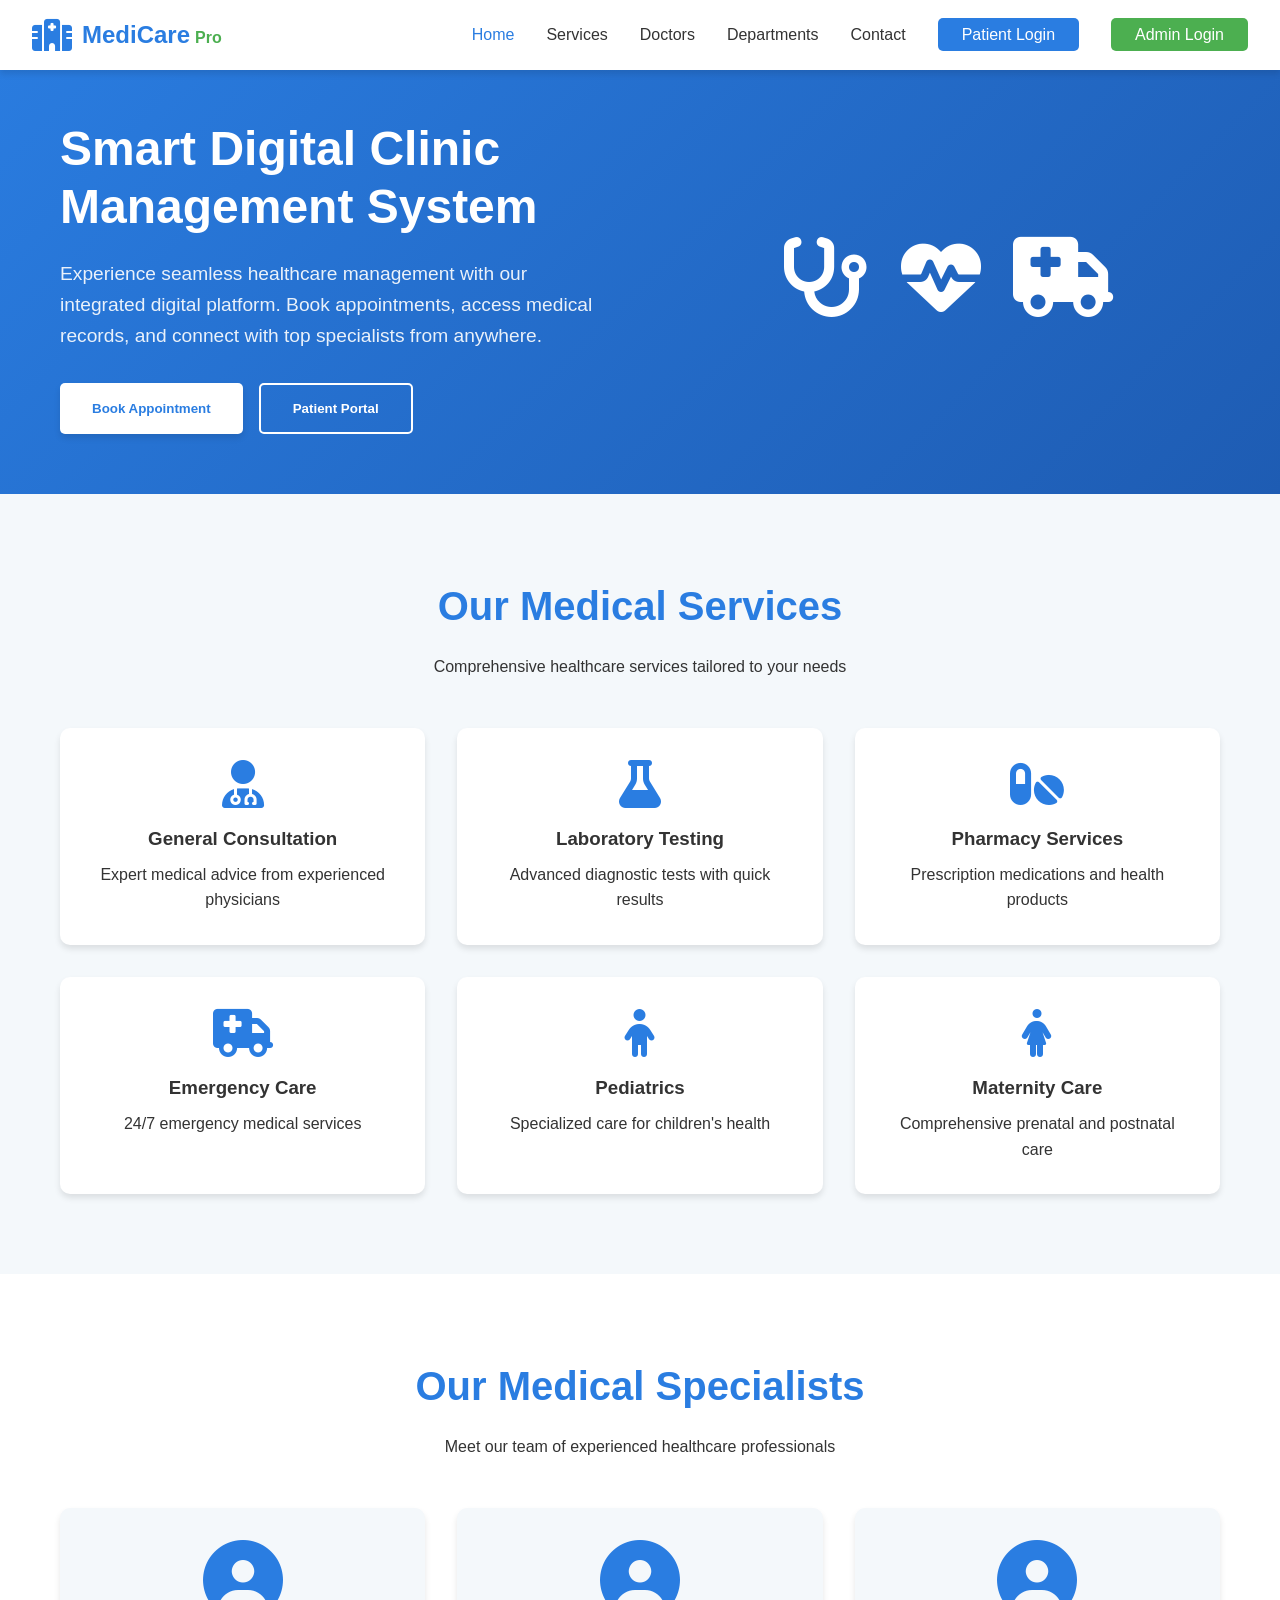
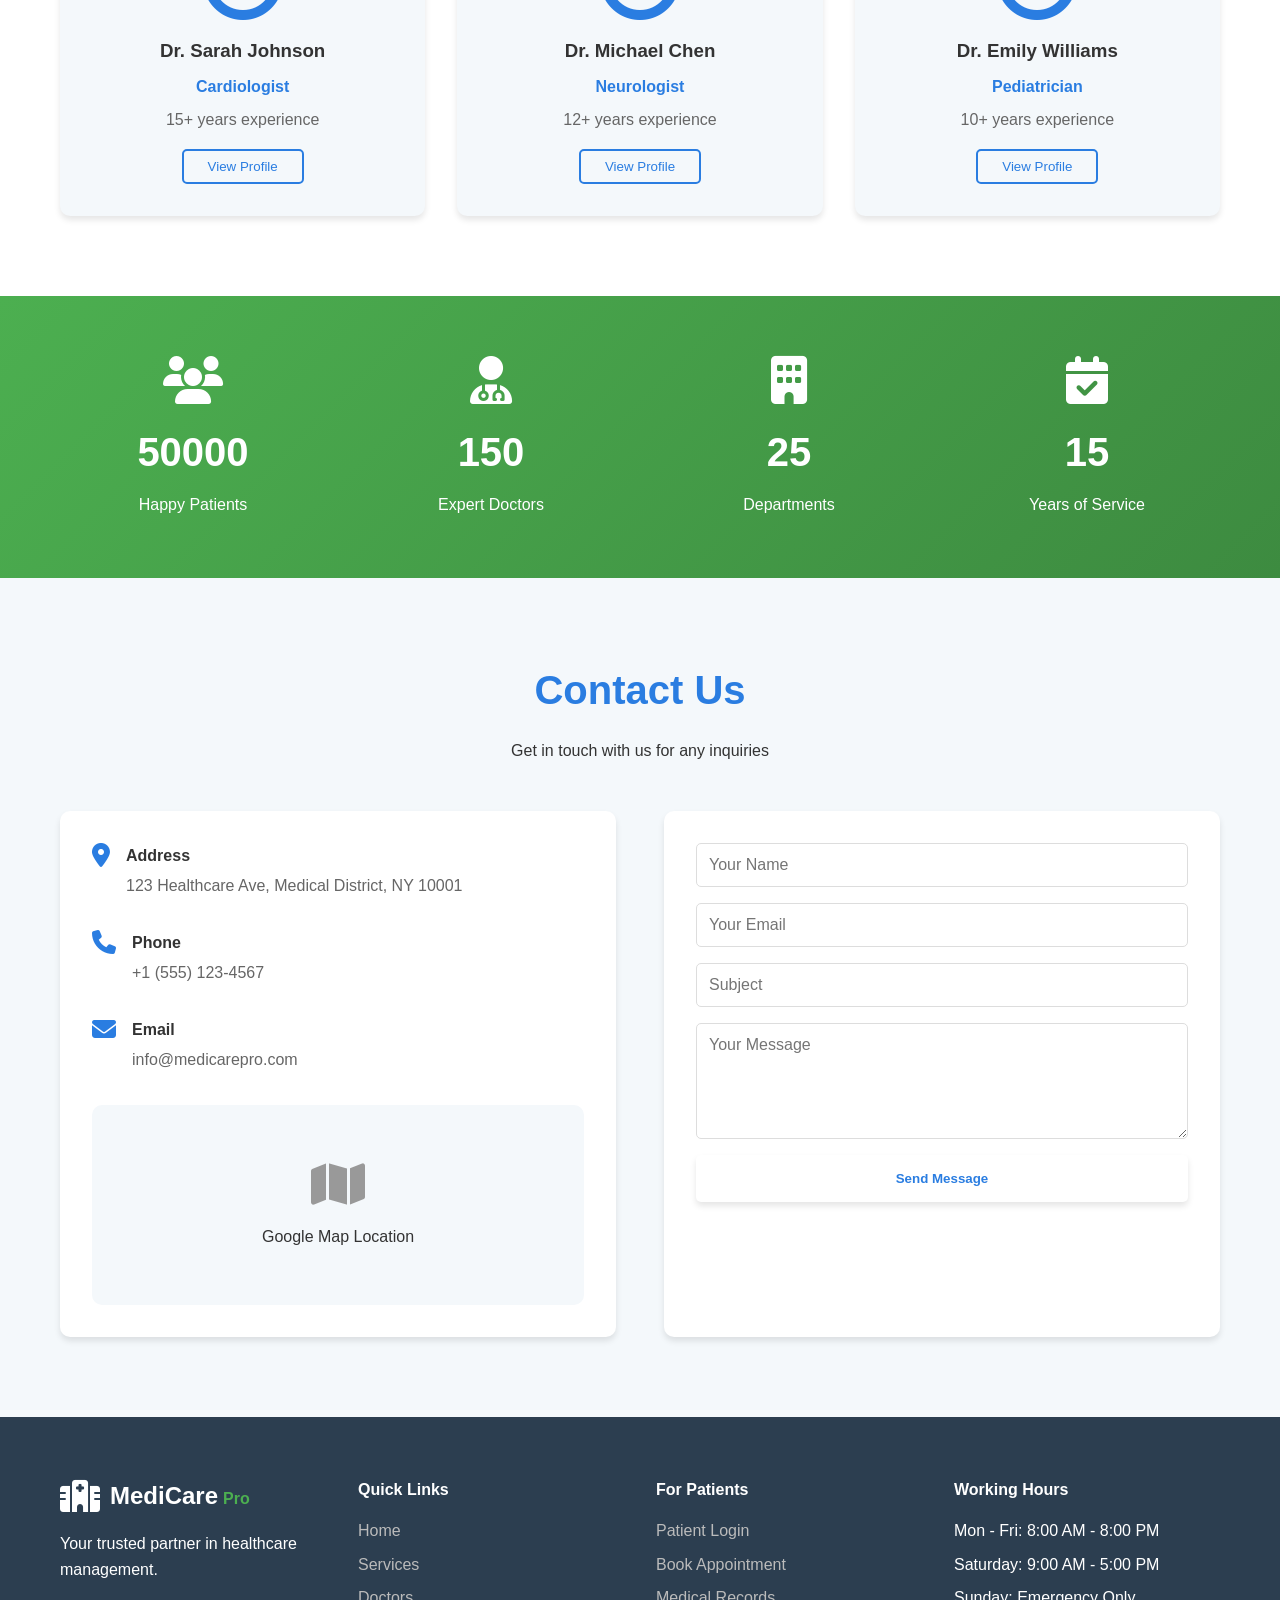
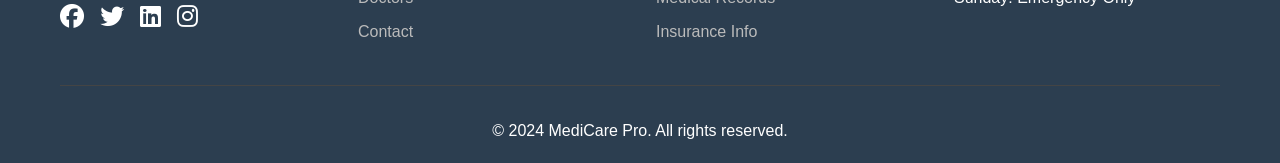
<file: index.html>
<!DOCTYPE html>
<html lang="en">
<head>
    <meta charset="UTF-8">
    <meta name="viewport" content="width=device-width, initial-scale=1.0">
    <title>MediCare Pro - Smart Clinic Management System</title>
    <link rel="stylesheet" href="https://cdnjs.cloudflare.com/ajax/libs/font-awesome/6.4.0/css/all.min.css">
    <link rel="stylesheet" href="index.css">
</head>
<body>
    <!-- Navigation Bar -->
    <nav class="navbar">
        <div class="nav-container">
            <div class="logo">
                <i class="fas fa-hospital-alt"></i>
                <span>MediCare<span class="pro">Pro</span></span>
            </div>
            <ul class="nav-menu">
                <li><a href="#home" class="active">Home</a></li>
                <li><a href="#services">Services</a></li>
                <li><a href="#doctors">Doctors</a></li>
                <li><a href="#departments">Departments</a></li>
                <li><a href="#contact">Contact</a></li>
                <li class="nav-btn"><a href="patient-login.html">Patient Login</a></li>
                <li class="nav-btn admin"><a href="admin-login.html">Admin Login</a></li>
            </ul>
            <div class="hamburger">
                <span></span>
                <span></span>
                <span></span>
            </div>
        </div>
    </nav>

    <!-- Hero Section -->
    <section id="home" class="hero">
        <div class="hero-container">
            <div class="hero-content">
                <h1>Smart Digital Clinic <br>Management System</h1>
                <p>Experience seamless healthcare management with our integrated digital platform. Book appointments, access medical records, and connect with top specialists from anywhere.</p>
                <div class="hero-buttons">
                    <button class="btn-primary">Book Appointment</button>
                    <button class="btn-secondary">Patient Portal</button>
                </div>
            </div>
            <div class="hero-image">
                <i class="fas fa-stethoscope"></i>
                <i class="fas fa-heartbeat"></i>
                <i class="fas fa-ambulance"></i>
            </div>
        </div>
    </section>

    <!-- Services Section -->
    <section id="services" class="services">
        <div class="container">
            <div class="section-header">
                <h2>Our Medical Services</h2>
                <p>Comprehensive healthcare services tailored to your needs</p>
            </div>
            <div class="services-grid">
                <div class="service-card">
                    <i class="fas fa-user-md"></i>
                    <h3>General Consultation</h3>
                    <p>Expert medical advice from experienced physicians</p>
                </div>
                <div class="service-card">
                    <i class="fas fa-flask"></i>
                    <h3>Laboratory Testing</h3>
                    <p>Advanced diagnostic tests with quick results</p>
                </div>
                <div class="service-card">
                    <i class="fas fa-pills"></i>
                    <h3>Pharmacy Services</h3>
                    <p>Prescription medications and health products</p>
                </div>
                <div class="service-card">
                    <i class="fas fa-ambulance"></i>
                    <h3>Emergency Care</h3>
                    <p>24/7 emergency medical services</p>
                </div>
                <div class="service-card">
                    <i class="fas fa-child"></i>
                    <h3>Pediatrics</h3>
                    <p>Specialized care for children's health</p>
                </div>
                <div class="service-card">
                    <i class="fas fa-female"></i>
                    <h3>Maternity Care</h3>
                    <p>Comprehensive prenatal and postnatal care</p>
                </div>
            </div>
        </div>
    </section>

    <!-- Doctors Section -->
    <section id="doctors" class="doctors">
        <div class="container">
            <div class="section-header">
                <h2>Our Medical Specialists</h2>
                <p>Meet our team of experienced healthcare professionals</p>
            </div>
            <div class="doctors-grid">
                <div class="doctor-card">
                    <div class="doctor-img">
                        <i class="fas fa-user-circle"></i>
                    </div>
                    <h3>Dr. Sarah Johnson</h3>
                    <p class="specialty">Cardiologist</p>
                    <p class="experience">15+ years experience</p>
                    <button class="btn-outline">View Profile</button>
                </div>
                <div class="doctor-card">
                    <div class="doctor-img">
                        <i class="fas fa-user-circle"></i>
                    </div>
                    <h3>Dr. Michael Chen</h3>
                    <p class="specialty">Neurologist</p>
                    <p class="experience">12+ years experience</p>
                    <button class="btn-outline">View Profile</button>
                </div>
                <div class="doctor-card">
                    <div class="doctor-img">
                        <i class="fas fa-user-circle"></i>
                    </div>
                    <h3>Dr. Emily Williams</h3>
                    <p class="specialty">Pediatrician</p>
                    <p class="experience">10+ years experience</p>
                    <button class="btn-outline">View Profile</button>
                </div>
            </div>
        </div>
    </section>

    <!-- Statistics Section -->
    <section class="stats">
        <div class="container">
            <div class="stats-grid">
                <div class="stat-card">
                    <i class="fas fa-users"></i>
                    <h3 class="counter" data-target="50000">0</h3>
                    <p>Happy Patients</p>
                </div>
                <div class="stat-card">
                    <i class="fas fa-user-md"></i>
                    <h3 class="counter" data-target="150">0</h3>
                    <p>Expert Doctors</p>
                </div>
                <div class="stat-card">
                    <i class="fas fa-building"></i>
                    <h3 class="counter" data-target="25">0</h3>
                    <p>Departments</p>
                </div>
                <div class="stat-card">
                    <i class="fas fa-calendar-check"></i>
                    <h3 class="counter" data-target="15">0</h3>
                    <p>Years of Service</p>
                </div>
            </div>
        </div>
    </section>

    <!-- Contact Section -->
    <section id="contact" class="contact">
        <div class="container">
            <div class="section-header">
                <h2>Contact Us</h2>
                <p>Get in touch with us for any inquiries</p>
            </div>
            <div class="contact-container">
                <div class="contact-info">
                    <div class="info-item">
                        <i class="fas fa-map-marker-alt"></i>
                        <div>
                            <h4>Address</h4>
                            <p>123 Healthcare Ave, Medical District, NY 10001</p>
                        </div>
                    </div>
                    <div class="info-item">
                        <i class="fas fa-phone"></i>
                        <div>
                            <h4>Phone</h4>
                            <p>+1 (555) 123-4567</p>
                        </div>
                    </div>
                    <div class="info-item">
                        <i class="fas fa-envelope"></i>
                        <div>
                            <h4>Email</h4>
                            <p>info@medicarepro.com</p>
                        </div>
                    </div>
                    <div class="map-placeholder">
                        <i class="fas fa-map"></i>
                        <p>Google Map Location</p>
                    </div>
                </div>
                <div class="contact-form">
                    <form>
                        <input type="text" placeholder="Your Name" required>
                        <input type="email" placeholder="Your Email" required>
                        <input type="text" placeholder="Subject">
                        <textarea placeholder="Your Message" rows="5"></textarea>
                        <button type="submit" class="btn-primary">Send Message</button>
                    </form>
                </div>
            </div>
        </div>
    </section>

    <!-- Footer -->
    <footer>
        <div class="container">
            <div class="footer-content">
                <div class="footer-section">
                    <div class="logo">
                        <i class="fas fa-hospital-alt"></i>
                        <span>MediCare<span class="pro">Pro</span></span>
                    </div>
                    <p>Your trusted partner in healthcare management.</p>
                    <div class="social-links">
                        <a href="#"><i class="fab fa-facebook"></i></a>
                        <a href="#"><i class="fab fa-twitter"></i></a>
                        <a href="#"><i class="fab fa-linkedin"></i></a>
                        <a href="#"><i class="fab fa-instagram"></i></a>
                    </div>
                </div>
                <div class="footer-section">
                    <h4>Quick Links</h4>
                    <ul>
                        <li><a href="#home">Home</a></li>
                        <li><a href="#services">Services</a></li>
                        <li><a href="#doctors">Doctors</a></li>
                        <li><a href="#contact">Contact</a></li>
                    </ul>
                </div>
                <div class="footer-section">
                    <h4>For Patients</h4>
                    <ul>
                        <li><a href="patient-login.html">Patient Login</a></li>
                        <li><a href="#">Book Appointment</a></li>
                        <li><a href="#">Medical Records</a></li>
                        <li><a href="#">Insurance Info</a></li>
                    </ul>
                </div>
                <div class="footer-section">
                    <h4>Working Hours</h4>
                    <ul>
                        <li>Mon - Fri: 8:00 AM - 8:00 PM</li>
                        <li>Saturday: 9:00 AM - 5:00 PM</li>
                        <li>Sunday: Emergency Only</li>
                    </ul>
                </div>
            </div>
            <div class="footer-bottom">
                <p>&copy; 2024 MediCare Pro. All rights reserved.</p>
            </div>
        </div>
    </footer>

    <script src="index.js"></script>
</body>
</html>
</file>
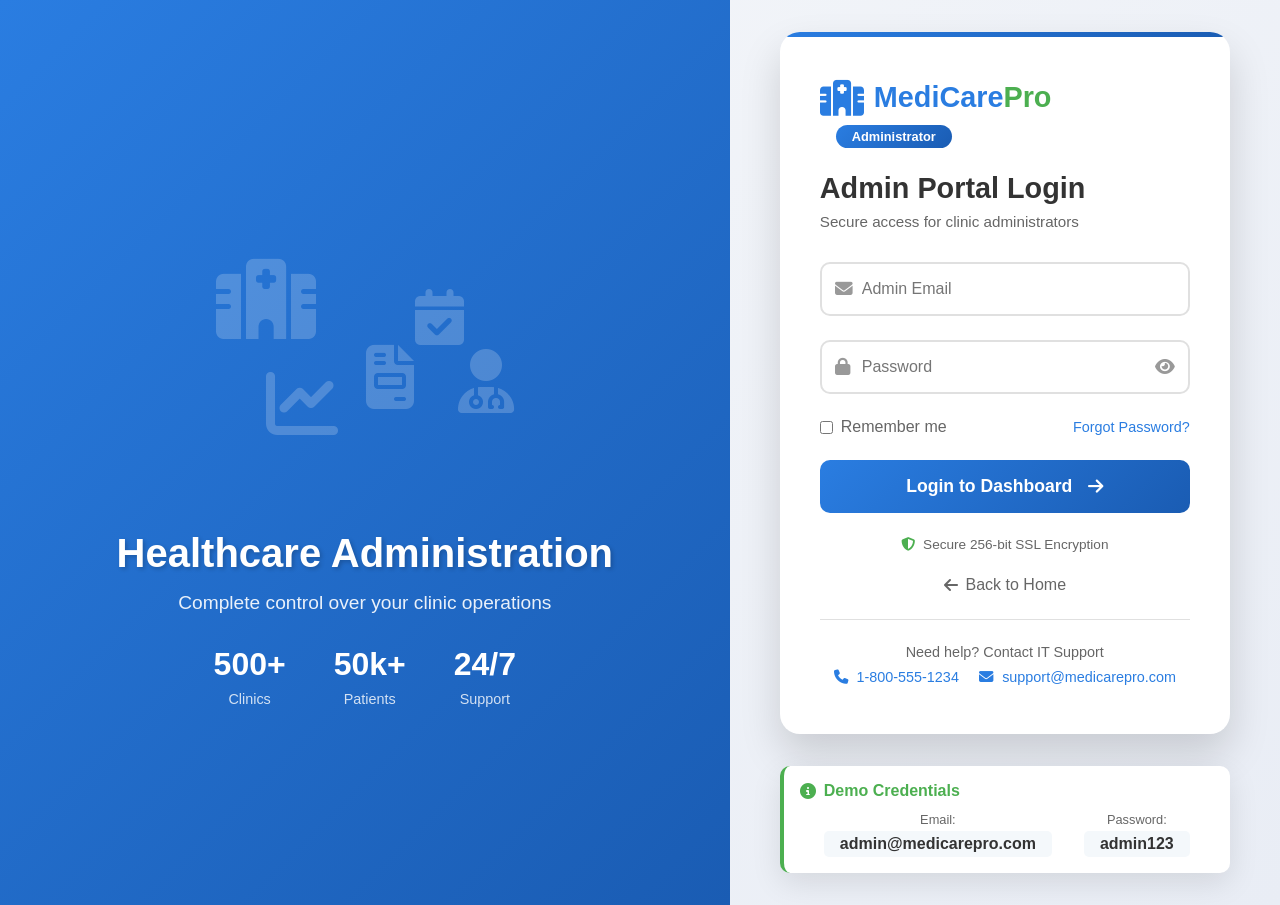
<file: admin-login.html>
<!DOCTYPE html>
<html lang="en">
<head>
    <meta charset="UTF-8">
    <meta name="viewport" content="width=device-width, initial-scale=1.0">
    <title>Admin Login - MediCare Pro</title>
    <link rel="stylesheet" href="https://cdnjs.cloudflare.com/ajax/libs/font-awesome/6.4.0/css/all.min.css">
    <link rel="stylesheet" href="admin-login.css">
</head>
<body>
    <div class="admin-login-container">
        <!-- Background Illustration -->
        <div class="admin-illustration">
            <div class="illustration-content">
                <div class="floating-icons">
                    <i class="fas fa-hospital-alt"></i>
                    <i class="fas fa-user-md"></i>
                    <i class="fas fa-chart-line"></i>
                    <i class="fas fa-calendar-check"></i>
                    <i class="fas fa-file-invoice"></i>
                </div>
                <div class="illustration-text">
                    <h2>Healthcare Administration</h2>
                    <p>Complete control over your clinic operations</p>
                    <div class="stats-mini">
                        <div class="stat-mini-item">
                            <span class="stat-mini-value">500+</span>
                            <span class="stat-mini-label">Clinics</span>
                        </div>
                        <div class="stat-mini-item">
                            <span class="stat-mini-value">50k+</span>
                            <span class="stat-mini-label">Patients</span>
                        </div>
                        <div class="stat-mini-item">
                            <span class="stat-mini-value">24/7</span>
                            <span class="stat-mini-label">Support</span>
                        </div>
                    </div>
                </div>
            </div>
        </div>

        <!-- Login Form -->
        <div class="admin-login-form-container">
            <div class="admin-login-card">
                <div class="admin-logo">
                    <i class="fas fa-hospital-alt"></i>
                    <span>MediCare<span class="pro">Pro</span></span>
                    <span class="admin-badge">Administrator</span>
                </div>

                <h2>Admin Portal Login</h2>
                <p class="login-subtitle">Secure access for clinic administrators</p>

                <form id="adminLoginForm">
                    <div class="input-group">
                        <i class="fas fa-envelope"></i>
                        <input type="email" id="adminEmail" placeholder="Admin Email" required>
                    </div>

                    <div class="input-group">
                        <i class="fas fa-lock"></i>
                        <input type="password" id="adminPassword" placeholder="Password" required>
                        <i class="fas fa-eye toggle-password"></i>
                    </div>

                    <div class="form-options">
                        <label class="remember-me">
                            <input type="checkbox"> Remember me
                        </label>
                        <a href="#" class="forgot-password">Forgot Password?</a>
                    </div>

                    <button type="submit" class="admin-login-btn">
                        <span>Login to Dashboard</span>
                        <i class="fas fa-arrow-right"></i>
                    </button>

                    <div class="security-notice">
                        <i class="fas fa-shield-alt"></i>
                        <span>Secure 256-bit SSL Encryption</span>
                    </div>

                    <div class="back-to-home">
                        <a href="home.html"><i class="fas fa-arrow-left"></i> Back to Home</a>
                    </div>
                </form>

                <div class="admin-contact">
                    <p>Need help? Contact IT Support</p>
                    <a href="tel:18005551234"><i class="fas fa-phone"></i> 1-800-555-1234</a>
                    <a href="mailto:support@medicarepro.com"><i class="fas fa-envelope"></i> support@medicarepro.com</a>
                </div>
            </div>

            <!-- Demo Credentials Card -->
            <div class="demo-credentials">
                <div class="demo-header">
                    <i class="fas fa-info-circle"></i>
                    <span>Demo Credentials</span>
                </div>
                <div class="demo-content">
                    <div class="demo-row">
                        <span class="demo-label">Email:</span>
                        <span class="demo-value">admin@medicarepro.com</span>
                    </div>
                    <div class="demo-row">
                        <span class="demo-label">Password:</span>
                        <span class="demo-value">admin123</span>
                    </div>
                </div>
            </div>
        </div>
    </div>

    <!-- Success Modal -->
    <div id="adminSuccessModal" class="admin-modal">
        <div class="admin-modal-content">
            <div class="admin-modal-icon">
                <i class="fas fa-check-circle"></i>
            </div>
            <h3>Authentication Successful!</h3>
            <p>Redirecting to admin dashboard...</p>
            <div class="admin-modal-loader"></div>
        </div>
    </div>

    <script src="admin-login.js"></script>
</body>
</html>
</file>
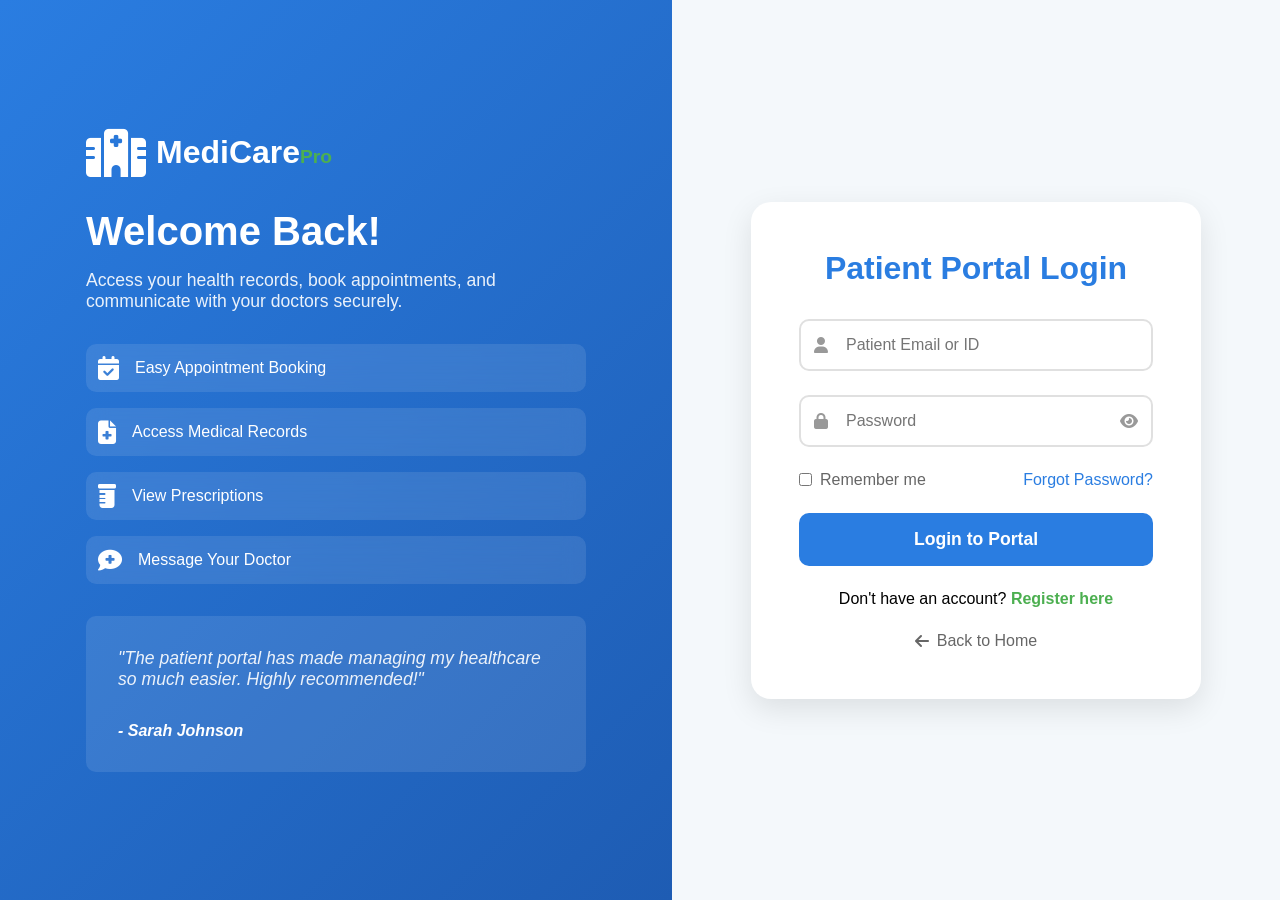
<file: patient-dashboard.html>
<!DOCTYPE html>
<html lang="en">
<head>
    <meta charset="UTF-8">
    <meta name="viewport" content="width=device-width, initial-scale=1.0">
    <title>Patient Dashboard - MediCare Pro</title>
    <link rel="stylesheet" href="https://cdnjs.cloudflare.com/ajax/libs/font-awesome/6.4.0/css/all.min.css">
    <link rel="stylesheet" href="patient-dashboard.css">
</head>
<body>
    <div class="dashboard-container">
        <!-- Sidebar -->
        <aside class="sidebar" id="sidebar">
            <div class="sidebar-header">
                <div class="logo">
                    <i class="fas fa-hospital-alt"></i>
                    <span>MediCare<span class="pro">Pro</span></span>
                </div>
                <button class="sidebar-toggle" id="sidebarToggle">
                    <i class="fas fa-chevron-left"></i>
                </button>
            </div>
            
            <div class="sidebar-menu">
                <div class="menu-item active" data-tab="dashboard">
                    <i class="fas fa-th-large"></i>
                    <span>Dashboard</span>
                </div>
                <div class="menu-item" data-tab="appointments">
                    <i class="fas fa-calendar-check"></i>
                    <span>My Appointments</span>
                </div>
                <div class="menu-item" data-tab="medical-records">
                    <i class="fas fa-file-medical"></i>
                    <span>Medical Records</span>
                </div>
                <div class="menu-item" data-tab="prescriptions">
                    <i class="fas fa-prescription-bottle"></i>
                    <span>Prescriptions</span>
                </div>
                <div class="menu-item" data-tab="lab-results">
                    <i class="fas fa-flask"></i>
                    <span>Lab Results</span>
                </div>
                <div class="menu-item" data-tab="doctors">
                    <i class="fas fa-user-md"></i>
                    <span>Doctors</span>
                </div>
                <div class="menu-item" data-tab="billing">
                    <i class="fas fa-credit-card"></i>
                    <span>Billing & Payments</span>
                </div>
                <div class="menu-item" data-tab="messages">
                    <i class="fas fa-envelope"></i>
                    <span>Messages</span>
                </div>
                <div class="menu-item" data-tab="settings">
                    <i class="fas fa-cog"></i>
                    <span>Settings</span>
                </div>
                <div class="menu-item logout">
                    <i class="fas fa-sign-out-alt"></i>
                    <span>Logout</span>
                </div>
            </div>
        </aside>

        <!-- Main Content -->
        <main class="main-content">
            <!-- Top Navigation -->
            <nav class="top-nav">
                <div class="nav-left">
                    <button class="mobile-menu-btn" id="mobileMenuBtn">
                        <i class="fas fa-bars"></i>
                    </button>
                    <div class="page-title">
                        <h2 id="pageTitle">Dashboard</h2>
                        <p id="pageSubtitle">Welcome back, Sarah!</p>
                    </div>
                </div>
                
                <div class="nav-right">
                    <div class="notification-icon">
                        <i class="fas fa-bell"></i>
                        <span class="badge">3</span>
                    </div>
                    
                    <div class="profile-dropdown">
                        <div class="profile-info" id="profileToggle">
                            <div class="avatar">
                                <i class="fas fa-user-circle"></i>
                            </div>
                            <div class="profile-text">
                                <span class="name">Sarah Johnson</span>
                                <span class="role">Patient</span>
                            </div>
                            <i class="fas fa-chevron-down"></i>
                        </div>
                        
                        <div class="dropdown-menu" id="dropdownMenu">
                            <a href="#profile"><i class="fas fa-user"></i> My Profile</a>
                            <a href="#settings"><i class="fas fa-cog"></i> Settings</a>
                            <a href="#help"><i class="fas fa-question-circle"></i> Help</a>
                            <div class="dropdown-divider"></div>
                            <a href="home.html" class="logout-link"><i class="fas fa-sign-out-alt"></i> Logout</a>
                        </div>
                    </div>
                </div>
            </nav>

            <!-- Content Area with Tabs -->
            <div class="content-area">
                <!-- Dashboard Tab -->
                <div class="tab-content active" id="dashboard-tab">
                    <div class="stats-grid">
                        <div class="stat-card">
                            <div class="stat-icon">
                                <i class="fas fa-calendar-check"></i>
                            </div>
                            <div class="stat-details">
                                <h3>Upcoming Appointment</h3>
                                <p class="stat-value">Today 2:30 PM</p>
                                <p class="stat-label">Dr. Sarah Johnson</p>
                            </div>
                        </div>
                        
                        <div class="stat-card">
                            <div class="stat-icon">
                                <i class="fas fa-history"></i>
                            </div>
                            <div class="stat-details">
                                <h3>Total Visits</h3>
                                <p class="stat-value">24</p>
                                <p class="stat-label">Last visit: 2 weeks ago</p>
                            </div>
                        </div>
                        
                        <div class="stat-card">
                            <div class="stat-icon">
                                <i class="fas fa-pills"></i>
                            </div>
                            <div class="stat-details">
                                <h3>Active Prescriptions</h3>
                                <p class="stat-value">3</p>
                                <p class="stat-label">2 to refill</p>
                            </div>
                        </div>
                        
                        <div class="stat-card">
                            <div class="stat-icon">
                                <i class="fas fa-flask"></i>
                            </div>
                            <div class="stat-details">
                                <h3>Pending Lab Results</h3>
                                <p class="stat-value">2</p>
                                <p class="stat-label">Expected tomorrow</p>
                            </div>
                        </div>
                    </div>

                    <!-- Recent Appointments -->
                    <div class="recent-section">
                        <div class="section-header">
                            <h3>Recent Appointments</h3>
                            <a href="#" class="view-all" data-tab="appointments">View All</a>
                        </div>
                        <div class="table-responsive">
                            <table class="data-table">
                                <thead>
                                    <tr>
                                        <th>Doctor</th>
                                        <th>Department</th>
                                        <th>Date</th>
                                        <th>Time</th>
                                        <th>Status</th>
                                        <th>Actions</th>
                                    </tr>
                                </thead>
                                <tbody id="recentAppointments"></tbody>
                            </table>
                        </div>
                    </div>

                    <!-- Recent Prescriptions -->
                    <div class="recent-section">
                        <div class="section-header">
                            <h3>Recent Prescriptions</h3>
                            <a href="#" class="view-all" data-tab="prescriptions">View All</a>
                        </div>
                        <div class="prescriptions-list" id="recentPrescriptions"></div>
                    </div>
                </div>

                <!-- Appointments Tab -->
                <div class="tab-content" id="appointments-tab">
                    <div class="content-header">
                        <h2>My Appointments</h2>
                        <button class="btn-primary" id="bookAppointmentBtn">
                            <i class="fas fa-plus"></i> Book New Appointment
                        </button>
                    </div>
                    
                    <div class="filter-bar">
                        <div class="search-box">
                            <i class="fas fa-search"></i>
                            <input type="text" placeholder="Search appointments..." id="appointmentSearch">
                        </div>
                        <select id="appointmentFilter">
                            <option value="all">All Status</option>
                            <option value="pending">Pending</option>
                            <option value="confirmed">Confirmed</option>
                            <option value="completed">Completed</option>
                            <option value="cancelled">Cancelled</option>
                        </select>
                    </div>

                    <div class="table-responsive">
                        <table class="data-table">
                            <thead>
                                <tr>
                                    <th>Doctor</th>
                                    <th>Department</th>
                                    <th>Date</th>
                                    <th>Time</th>
                                    <th>Status</th>
                                    <th>Actions</th>
                                </tr>
                            </thead>
                            <tbody id="appointmentsTable"></tbody>
                        </table>
                    </div>
                </div>

                <!-- Medical Records Tab -->
                <div class="tab-content" id="medical-records-tab">
                    <div class="content-header">
                        <h2>Medical Records</h2>
                    </div>
                    
                    <div class="filter-bar">
                        <div class="search-box">
                            <i class="fas fa-search"></i>
                            <input type="text" placeholder="Search records..." id="recordsSearch">
                        </div>
                    </div>

                    <div class="table-responsive">
                        <table class="data-table">
                            <thead>
                                <tr>
                                    <th>Record ID</th>
                                    <th>Doctor</th>
                                    <th>Diagnosis</th>
                                    <th>Treatment</th>
                                    <th>Date</th>
                                    <th>Actions</th>
                                </tr>
                            </thead>
                            <tbody id="medicalRecordsTable"></tbody>
                        </table>
                    </div>
                </div>

                <!-- Prescriptions Tab -->
                <div class="tab-content" id="prescriptions-tab">
                    <div class="content-header">
                        <h2>Prescriptions</h2>
                    </div>
                    
                    <div class="filter-bar">
                        <div class="search-box">
                            <i class="fas fa-search"></i>
                            <input type="text" placeholder="Search prescriptions..." id="prescriptionSearch">
                        </div>
                    </div>

                    <div class="table-responsive">
                        <table class="data-table">
                            <thead>
                                <tr>
                                    <th>Doctor</th>
                                    <th>Medicine</th>
                                    <th>Dosage</th>
                                    <th>Instructions</th>
                                    <th>Date</th>
                                    <th>Actions</th>
                                </tr>
                            </thead>
                            <tbody id="prescriptionsTable"></tbody>
                        </table>
                    </div>
                </div>

                <!-- Lab Results Tab -->
                <div class="tab-content" id="lab-results-tab">
                    <div class="content-header">
                        <h2>Lab Results</h2>
                    </div>
                    
                    <div class="filter-bar">
                        <div class="search-box">
                            <i class="fas fa-search"></i>
                            <input type="text" placeholder="Search lab results..." id="labSearch">
                        </div>
                    </div>

                    <div class="table-responsive">
                        <table class="data-table">
                            <thead>
                                <tr>
                                    <th>Test Name</th>
                                    <th>Doctor</th>
                                    <th>Date</th>
                                    <th>Status</th>
                                    <th>Actions</th>
                                </tr>
                            </thead>
                            <tbody id="labResultsTable"></tbody>
                        </table>
                    </div>
                </div>

                <!-- Doctors Directory Tab -->
                <div class="tab-content" id="doctors-tab">
                    <div class="content-header">
                        <h2>Doctors Directory</h2>
                    </div>
                    
                    <div class="filter-bar">
                        <div class="search-box">
                            <i class="fas fa-search"></i>
                            <input type="text" placeholder="Search doctors..." id="doctorSearch">
                        </div>
                        <select id="specialtyFilter">
                            <option value="all">All Specialties</option>
                            <option value="cardiologist">Cardiologist</option>
                            <option value="neurologist">Neurologist</option>
                            <option value="pediatrician">Pediatrician</option>
                            <option value="dermatologist">Dermatologist</option>
                        </select>
                    </div>

                    <div class="doctors-grid" id="doctorsGrid"></div>
                </div>

                <!-- Billing Tab -->
                <div class="tab-content" id="billing-tab">
                    <div class="content-header">
                        <h2>Billing & Payments</h2>
                    </div>
                    
                    <div class="filter-bar">
                        <div class="search-box">
                            <i class="fas fa-search"></i>
                            <input type="text" placeholder="Search invoices..." id="billingSearch">
                        </div>
                        <select id="billingFilter">
                            <option value="all">All Status</option>
                            <option value="paid">Paid</option>
                            <option value="pending">Pending</option>
                        </select>
                    </div>

                    <div class="table-responsive">
                        <table class="data-table">
                            <thead>
                                <tr>
                                    <th>Invoice #</th>
                                    <th>Service</th>
                                    <th>Amount</th>
                                    <th>Date</th>
                                    <th>Status</th>
                                    <th>Actions</th>
                                </tr>
                            </thead>
                            <tbody id="billingTable"></tbody>
                        </table>
                    </div>
                </div>

                <!-- Messages Tab -->
                <div class="tab-content" id="messages-tab">
                    <div class="content-header">
                        <h2>Messages</h2>
                        <button class="btn-primary" id="newMessageBtn">
                            <i class="fas fa-plus"></i> New Message
                        </button>
                    </div>
                    
                    <div class="messages-container">
                        <div class="messages-list" id="messagesList"></div>
                        <div class="message-detail" id="messageDetail">
                            <div class="no-message-selected">
                                <i class="fas fa-envelope-open"></i>
                                <p>Select a message to read</p>
                            </div>
                        </div>
                    </div>
                </div>

                <!-- Settings Tab -->
                <div class="tab-content" id="settings-tab">
                    <div class="content-header">
                        <h2>Settings</h2>
                    </div>
                    
                    <div class="settings-container">
                        <div class="settings-section">
                            <h3>Personal Information</h3>
                            <form id="personalInfoForm">
                                <div class="form-row">
                                    <div class="form-group">
                                        <label>Full Name</label>
                                        <input type="text" value="Sarah Johnson">
                                    </div>
                                    <div class="form-group">
                                        <label>Email</label>
                                        <input type="email" value="sarah.j@email.com">
                                    </div>
                                </div>
                                <div class="form-row">
                                    <div class="form-group">
                                        <label>Phone</label>
                                        <input type="tel" value="+1 555-123-4567">
                                    </div>
                                    <div class="form-group">
                                        <label>Date of Birth</label>
                                        <input type="date" value="1985-06-15">
                                    </div>
                                </div>
                                <div class="form-group">
                                    <label>Address</label>
                                    <input type="text" value="123 Main St, New York, NY 10001">
                                </div>
                                <button type="submit" class="btn-primary">Save Changes</button>
                            </form>
                        </div>

                        <div class="settings-section">
                            <h3>Change Password</h3>
                            <form id="passwordForm">
                                <div class="form-group">
                                    <label>Current Password</label>
                                    <input type="password">
                                </div>
                                <div class="form-group">
                                    <label>New Password</label>
                                    <input type="password">
                                </div>
                                <div class="form-group">
                                    <label>Confirm New Password</label>
                                    <input type="password">
                                </div>
                                <button type="submit" class="btn-primary">Update Password</button>
                            </form>
                        </div>
                    </div>
                </div>
            </div>
        </main>
    </div>

    <!-- Appointment Modal -->
    <div class="modal" id="appointmentModal">
        <div class="modal-content">
            <div class="modal-header">
                <h3>Book Appointment</h3>
                <button class="close-modal">&times;</button>
            </div>
            <div class="modal-body">
                <form id="appointmentForm">
                    <div class="form-group">
                        <label>Select Doctor</label>
                        <select id="doctorSelect">
                            <option value="">Choose a doctor...</option>
                        </select>
                    </div>
                    <div class="form-group">
                        <label>Department</label>
                        <input type="text" id="departmentDisplay" readonly>
                    </div>
                    <div class="form-row">
                        <div class="form-group">
                            <label>Date</label>
                            <input type="date" id="appointmentDate">
                        </div>
                        <div class="form-group">
                            <label>Time</label>
                            <input type="time" id="appointmentTime">
                        </div>
                    </div>
                    <div class="form-group">
                        <label>Reason for Visit</label>
                        <textarea rows="3" placeholder="Describe your symptoms or reason for appointment..."></textarea>
                    </div>
                </form>
            </div>
            <div class="modal-footer">
                <button class="btn-secondary close-modal">Cancel</button>
                <button class="btn-primary" id="confirmAppointment">Book Appointment</button>
            </div>
        </div>
    </div>

    <script src="patient-dashboard.js"></script>
</body>
</html>
</file>
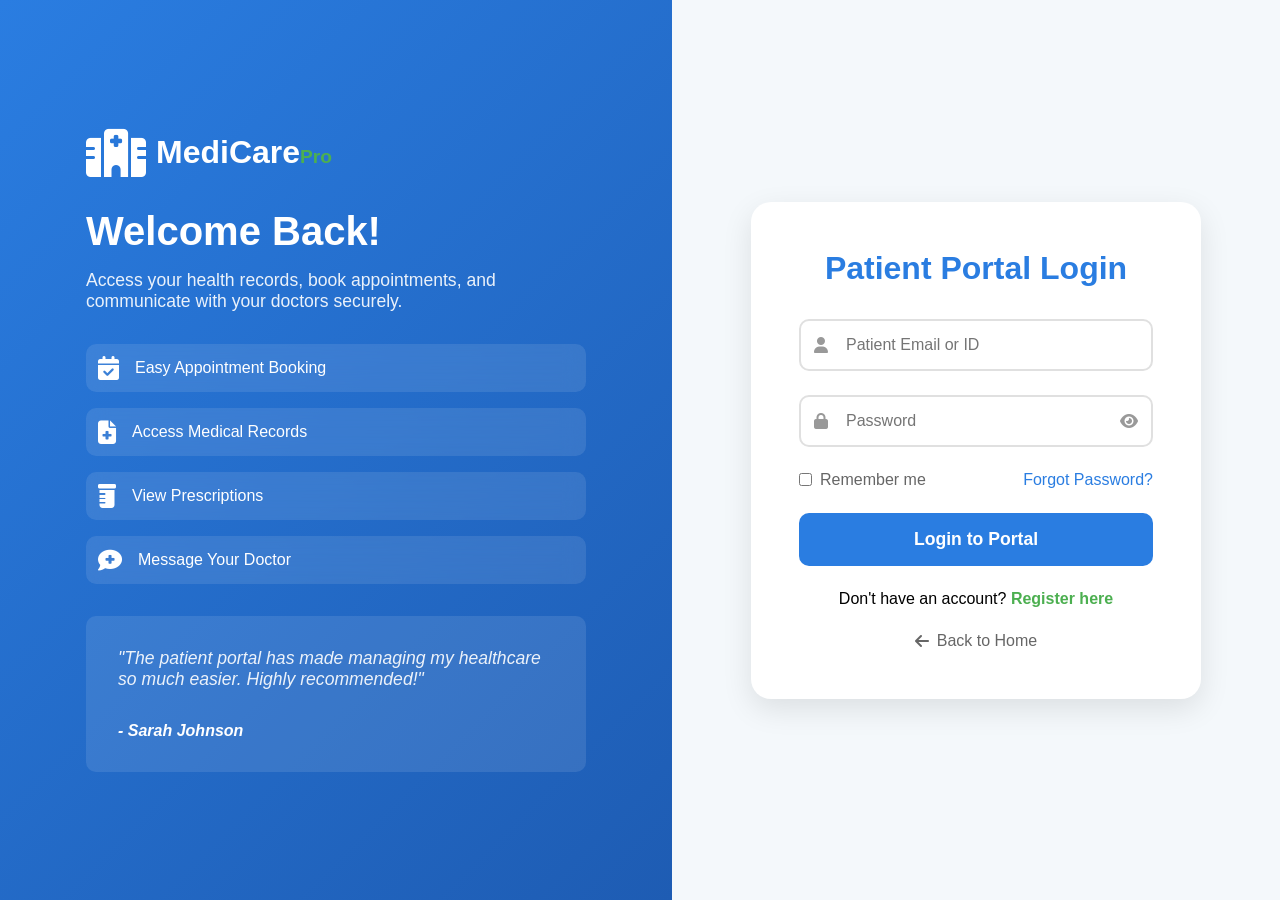
<file: patient-login.html>
<!DOCTYPE html>
<html lang="en">
<head>
    <meta charset="UTF-8">
    <meta name="viewport" content="width=device-width, initial-scale=1.0">
    <title>Patient Login - MediCare Pro</title>
    <link rel="stylesheet" href="https://cdnjs.cloudflare.com/ajax/libs/font-awesome/6.4.0/css/all.min.css">
    <link rel="stylesheet" href="patient-login.css">
</head>
<body>
    <div class="login-container">
        <div class="login-left">
            <div class="login-content">
                <div class="logo">
                    <i class="fas fa-hospital-alt"></i>
                    <span>MediCare<span class="pro">Pro</span></span>
                </div>
                <h1>Welcome Back!</h1>
                <p>Access your health records, book appointments, and communicate with your doctors securely.</p>
                <div class="features-list">
                    <div class="feature-item">
                        <i class="fas fa-calendar-check"></i>
                        <span>Easy Appointment Booking</span>
                    </div>
                    <div class="feature-item">
                        <i class="fas fa-file-medical"></i>
                        <span>Access Medical Records</span>
                    </div>
                    <div class="feature-item">
                        <i class="fas fa-prescription-bottle"></i>
                        <span>View Prescriptions</span>
                    </div>
                    <div class="feature-item">
                        <i class="fas fa-comment-medical"></i>
                        <span>Message Your Doctor</span>
                    </div>
                </div>
                <div class="testimonial">
                    <p>"The patient portal has made managing my healthcare so much easier. Highly recommended!"</p>
                    <span>- Sarah Johnson</span>
                </div>
            </div>
        </div>
        <div class="login-right">
            <div class="login-card">
                <h2>Patient Portal Login</h2>
                <form id="patientLoginForm">
                    <div class="input-group">
                        <i class="fas fa-user"></i>
                        <input type="text" placeholder="Patient Email or ID" required>
                    </div>
                    <div class="input-group">
                        <i class="fas fa-lock"></i>
                        <input type="password" placeholder="Password" required>
                        <i class="fas fa-eye toggle-password"></i>
                    </div>
                    <div class="remember-forgot">
                        <label>
                            <input type="checkbox"> Remember me
                        </label>
                        <a href="#">Forgot Password?</a>
                    </div>
                    <button type="submit" class="btn-login">Login to Portal</button>
                </form>
                <div class="register-link">
                    <p>Don't have an account? <a href="#">Register here</a></p>
                </div>
                <div class="back-home">
                    <a href="home.html"><i class="fas fa-arrow-left"></i> Back to Home</a>
                </div>
            </div>
        </div>
    </div>

    <!-- Success Modal (for demo) -->
    <div id="successModal" class="modal">
        <div class="modal-content">
            <i class="fas fa-check-circle"></i>
            <h3>Login Successful!</h3>
            <p>Redirecting to your dashboard...</p>
        </div>
    </div>

    <!-- Signup Modal -->
<div id="signupModal" class="modal">
    <div class="modal-content" style="max-width: 500px;">
        <i class="fas fa-user-plus" style="color: var(--primary); font-size: 3rem; margin-bottom: 1rem;"></i>
        <h3>Patient Registration</h3>
        <form id="patientSignupForm">
            <div class="input-group" style="margin-bottom: 1rem;">
                <i class="fas fa-user"></i>
                <input type="text" id="signupFullName" placeholder="Full Name" required>
            </div>
            <div class="input-group" style="margin-bottom: 1rem;">
                <i class="fas fa-envelope"></i>
                <input type="email" id="signupEmail" placeholder="Email Address" required>
            </div>
            <div class="input-group" style="margin-bottom: 1rem;">
                <i class="fas fa-phone"></i>
                <input type="tel" id="signupPhone" placeholder="Phone Number" required>
            </div>
            <div style="display: grid; grid-template-columns: 1fr 1fr; gap: 1rem; margin-bottom: 1rem;">
                <div class="input-group">
                    <i class="fas fa-calendar"></i>
                    <input type="date" id="signupDob" placeholder="Date of Birth" required>
                </div>
                <div class="input-group">
                    <i class="fas fa-venus-mars"></i>
                    <select id="signupGender" style="width: 100%; padding: 15px 45px; border: 2px solid #e0e0e0; border-radius: 10px;">
                        <option value="">Select Gender</option>
                        <option value="Male">Male</option>
                        <option value="Female">Female</option>
                        <option value="Other">Other</option>
                    </select>
                </div>
            </div>
            <div class="input-group" style="margin-bottom: 1rem;">
                <i class="fas fa-map-marker-alt"></i>
                <input type="text" id="signupAddress" placeholder="Address" required>
            </div>
            <div class="input-group" style="margin-bottom: 1rem;">
                <i class="fas fa-lock"></i>
                <input type="password" id="signupPassword" placeholder="Password" required>
                <i class="fas fa-eye toggle-password-signup" style="position: absolute; left: auto; right: 15px; top: 50%; transform: translateY(-50%); cursor: pointer;"></i>
            </div>
            <div class="input-group" style="margin-bottom: 1.5rem;">
                <i class="fas fa-lock"></i>
                <input type="password" id="signupConfirmPassword" placeholder="Confirm Password" required>
            </div>
            <button type="submit" class="btn-login" style="margin-bottom: 1rem;">Create Account</button>
            <button type="button" class="btn-login" style="background: #666;" onclick="closeSignupModal()">Cancel</button>
        </form>
    </div>
</div>

    <script src="patient-login.js"></script>
</body>
</html>
</file>
<file: index.css>
* {
    margin: 0;
    padding: 0;
    box-sizing: border-box;
    font-family: 'Segoe UI', Tahoma, Geneva, Verdana, sans-serif;
}

:root {
    --primary: #2a7de1;
    --secondary: #4CAF50;
    --background: #f4f8fb;
    --card-bg: #ffffff;
    --text: #333333;
    --shadow: 0 4px 6px rgba(0, 0, 0, 0.1);
    --transition: all 0.3s ease;
}

body {
    background-color: var(--background);
    color: var(--text);
    line-height: 1.6;
}

.container {
    max-width: 1200px;
    margin: 0 auto;
    padding: 0 20px;
}

/* Navigation */
.navbar {
    background: var(--card-bg);
    box-shadow: var(--shadow);
    position: fixed;
    width: 100%;
    top: 0;
    z-index: 1000;
}

.nav-container {
    max-width: 1400px;
    margin: 0 auto;
    padding: 1rem 2rem;
    display: flex;
    justify-content: space-between;
    align-items: center;
}

.logo {
    display: flex;
    align-items: center;
    gap: 10px;
    font-size: 1.5rem;
    font-weight: bold;
    color: var(--primary);
}

.logo i {
    font-size: 2rem;
}

.logo .pro {
    color: var(--secondary);
    font-size: 1rem;
    margin-left: 5px;
}

.nav-menu {
    display: flex;
    list-style: none;
    gap: 2rem;
    align-items: center;
}

.nav-menu a {
    text-decoration: none;
    color: var(--text);
    font-weight: 500;
    transition: var(--transition);
}

.nav-menu a:hover,
.nav-menu a.active {
    color: var(--primary);
}

.nav-btn a {
    background: var(--primary);
    color: white !important;
    padding: 0.5rem 1.5rem;
    border-radius: 5px;
}

.nav-btn.admin a {
    background: var(--secondary);
}

.hamburger {
    display: none;
    flex-direction: column;
    cursor: pointer;
}

.hamburger span {
    width: 25px;
    height: 3px;
    background: var(--text);
    margin: 2px 0;
    transition: var(--transition);
}

/* Hero Section */
.hero {
    padding: 120px 0 60px;
    background: linear-gradient(135deg, var(--primary) 0%, #1e5cb3 100%);
    color: white;
}

.hero-container {
    max-width: 1200px;
    margin: 0 auto;
    padding: 0 20px;
    display: grid;
    grid-template-columns: 1fr 1fr;
    gap: 4rem;
    align-items: center;
}

.hero-content h1 {
    font-size: 3rem;
    margin-bottom: 1.5rem;
    line-height: 1.2;
}

.hero-content p {
    font-size: 1.2rem;
    margin-bottom: 2rem;
    opacity: 0.9;
}

.hero-buttons {
    display: flex;
    gap: 1rem;
}

.btn-primary {
    padding: 1rem 2rem;
    background: white;
    color: var(--primary);
    border: none;
    border-radius: 5px;
    font-weight: 600;
    cursor: pointer;
    transition: var(--transition);
    box-shadow: var(--shadow);
}

.btn-primary:hover {
    transform: translateY(-2px);
    box-shadow: 0 6px 12px rgba(0, 0, 0, 0.15);
}

.btn-secondary {
    padding: 1rem 2rem;
    background: transparent;
    color: white;
    border: 2px solid white;
    border-radius: 5px;
    font-weight: 600;
    cursor: pointer;
    transition: var(--transition);
}

.btn-secondary:hover {
    background: white;
    color: var(--primary);
}

.hero-image {
    display: flex;
    justify-content: center;
    gap: 2rem;
}

.hero-image i {
    font-size: 5rem;
    animation: float 3s ease-in-out infinite;
}

.hero-image i:nth-child(2) {
    animation-delay: 0.5s;
}

.hero-image i:nth-child(3) {
    animation-delay: 1s;
}

@keyframes float {
    0%, 100% { transform: translateY(0); }
    50% { transform: translateY(-20px); }
}

/* Services Section */
.services {
    padding: 80px 0;
}

.section-header {
    text-align: center;
    margin-bottom: 3rem;
}

.section-header h2 {
    font-size: 2.5rem;
    color: var(--primary);
    margin-bottom: 1rem;
}

.services-grid {
    display: grid;
    grid-template-columns: repeat(auto-fit, minmax(300px, 1fr));
    gap: 2rem;
}

.service-card {
    background: var(--card-bg);
    padding: 2rem;
    border-radius: 10px;
    box-shadow: var(--shadow);
    text-align: center;
    transition: var(--transition);
}

.service-card:hover {
    transform: translateY(-5px);
    box-shadow: 0 8px 16px rgba(0, 0, 0, 0.1);
}

.service-card i {
    font-size: 3rem;
    color: var(--primary);
    margin-bottom: 1rem;
}

.service-card h3 {
    margin-bottom: 0.5rem;
}

/* Doctors Section */
.doctors {
    padding: 80px 0;
    background: var(--card-bg);
}

.doctors-grid {
    display: grid;
    grid-template-columns: repeat(auto-fit, minmax(280px, 1fr));
    gap: 2rem;
}

.doctor-card {
    background: var(--background);
    padding: 2rem;
    border-radius: 10px;
    box-shadow: var(--shadow);
    text-align: center;
    transition: var(--transition);
}

.doctor-card:hover {
    transform: translateY(-5px);
}

.doctor-img i {
    font-size: 5rem;
    color: var(--primary);
    margin-bottom: 1rem;
}

.specialty {
    color: var(--primary);
    font-weight: 600;
    margin: 0.5rem 0;
}

.experience {
    color: #666;
    margin-bottom: 1rem;
}

.btn-outline {
    padding: 0.5rem 1.5rem;
    background: transparent;
    color: var(--primary);
    border: 2px solid var(--primary);
    border-radius: 5px;
    cursor: pointer;
    transition: var(--transition);
}

.btn-outline:hover {
    background: var(--primary);
    color: white;
}

/* Statistics Section */
.stats {
    padding: 60px 0;
    background: linear-gradient(135deg, var(--secondary) 0%, #3d8b40 100%);
    color: white;
}

.stats-grid {
    display: grid;
    grid-template-columns: repeat(auto-fit, minmax(200px, 1fr));
    gap: 2rem;
    text-align: center;
}

.stat-card i {
    font-size: 3rem;
    margin-bottom: 1rem;
}

.stat-card h3 {
    font-size: 2.5rem;
    margin-bottom: 0.5rem;
}

/* Contact Section */
.contact {
    padding: 80px 0;
}

.contact-container {
    display: grid;
    grid-template-columns: 1fr 1fr;
    gap: 3rem;
}

.contact-info {
    background: var(--card-bg);
    padding: 2rem;
    border-radius: 10px;
    box-shadow: var(--shadow);
}

.info-item {
    display: flex;
    gap: 1rem;
    margin-bottom: 2rem;
}

.info-item i {
    font-size: 1.5rem;
    color: var(--primary);
}

.info-item h4 {
    margin-bottom: 0.25rem;
}

.info-item p {
    color: #666;
}

.map-placeholder {
    background: var(--background);
    height: 200px;
    border-radius: 10px;
    display: flex;
    flex-direction: column;
    align-items: center;
    justify-content: center;
    gap: 1rem;
}

.map-placeholder i {
    font-size: 3rem;
    color: #999;
}

.contact-form {
    background: var(--card-bg);
    padding: 2rem;
    border-radius: 10px;
    box-shadow: var(--shadow);
}

.contact-form form {
    display: flex;
    flex-direction: column;
    gap: 1rem;
}

.contact-form input,
.contact-form textarea {
    padding: 0.75rem;
    border: 1px solid #ddd;
    border-radius: 5px;
    font-size: 1rem;
}

.contact-form input:focus,
.contact-form textarea:focus {
    outline: none;
    border-color: var(--primary);
}

/* Footer */
footer {
    background: #2c3e50;
    color: white;
    padding: 60px 0 20px;
}

.footer-content {
    display: grid;
    grid-template-columns: repeat(auto-fit, minmax(250px, 1fr));
    gap: 2rem;
    margin-bottom: 2rem;
}

.footer-section .logo {
    color: white;
    margin-bottom: 1rem;
}

.footer-section h4 {
    margin-bottom: 1rem;
}

.footer-section ul {
    list-style: none;
}

.footer-section ul li {
    margin-bottom: 0.5rem;
}

.footer-section ul li a {
    color: #bbb;
    text-decoration: none;
    transition: var(--transition);
}

.footer-section ul li a:hover {
    color: white;
}

.social-links {
    display: flex;
    gap: 1rem;
    margin-top: 1rem;
}

.social-links a {
    color: white;
    font-size: 1.5rem;
    transition: var(--transition);
}

.social-links a:hover {
    color: var(--primary);
}

.footer-bottom {
    text-align: center;
    padding-top: 2rem;
    border-top: 1px solid #444;
}

/* Responsive Design */
@media (max-width: 768px) {
    .nav-menu {
        display: none;
        position: absolute;
        top: 100%;
        left: 0;
        width: 100%;
        background: var(--card-bg);
        flex-direction: column;
        padding: 2rem;
        box-shadow: var(--shadow);
    }

    .nav-menu.active {
        display: flex;
    }

    .hamburger {
        display: flex;
    }

    .hero-container {
        grid-template-columns: 1fr;
        text-align: center;
    }

    .hero-content h1 {
        font-size: 2rem;
    }

    .hero-buttons {
        justify-content: center;
    }

    .contact-container {
        grid-template-columns: 1fr;
    }

    .stats-grid {
        grid-template-columns: repeat(2, 1fr);
    }
}

@media (max-width: 480px) {
    .stats-grid {
        grid-template-columns: 1fr;
    }
}
</file>
<file: admin-login.css>
* {
    margin: 0;
    padding: 0;
    box-sizing: border-box;
    font-family: 'Segoe UI', Tahoma, Geneva, Verdana, sans-serif;
}

:root {
    --primary: #2a7de1;
    --secondary: #4CAF50;
    --background: #f4f8fb;
    --card-bg: #ffffff;
    --text: #333333;
    --text-light: #666666;
    --border: #e0e0e0;
    --shadow: 0 10px 30px rgba(0, 0, 0, 0.1);
    --shadow-lg: 0 20px 40px rgba(0, 0, 0, 0.15);
    --gradient: linear-gradient(135deg, #2a7de1 0%, #1a5cb3 100%);
}

body {
    min-height: 100vh;
    background: var(--background);
    display: flex;
    align-items: center;
    justify-content: center;
    overflow-x: hidden;
}

.admin-login-container {
    display: flex;
    width: 100%;
    min-height: 100vh;
    background: linear-gradient(135deg, #f5f7fa 0%, #e9edf5 100%);
}

/* Illustration Section */
.admin-illustration {
    flex: 1.2;
    background: var(--gradient);
    position: relative;
    display: flex;
    align-items: center;
    justify-content: center;
    overflow: hidden;
}

.illustration-content {
    color: white;
    text-align: center;
    z-index: 2;
    padding: 2rem;
}

.floating-icons {
    position: relative;
    height: 300px;
    margin-bottom: 2rem;
}

.floating-icons i {
    position: absolute;
    font-size: 3rem;
    opacity: 0.2;
    color: white;
    animation: float 6s ease-in-out infinite;
}

.floating-icons i:nth-child(1) {
    top: 20%;
    left: 20%;
    font-size: 5rem;
    animation-delay: 0s;
}

.floating-icons i:nth-child(2) {
    top: 50%;
    right: 20%;
    font-size: 4rem;
    animation-delay: 1s;
}

.floating-icons i:nth-child(3) {
    bottom: 20%;
    left: 30%;
    font-size: 4.5rem;
    animation-delay: 2s;
}

.floating-icons i:nth-child(4) {
    top: 30%;
    right: 30%;
    font-size: 3.5rem;
    animation-delay: 3s;
}

.floating-icons i:nth-child(5) {
    bottom: 30%;
    right: 40%;
    font-size: 4rem;
    animation-delay: 4s;
}

@keyframes float {
    0%, 100% {
        transform: translateY(0) rotate(0deg);
    }
    50% {
        transform: translateY(-20px) rotate(5deg);
    }
}

.illustration-text h2 {
    font-size: 2.5rem;
    margin-bottom: 1rem;
    text-shadow: 2px 2px 4px rgba(0, 0, 0, 0.2);
}

.illustration-text p {
    font-size: 1.2rem;
    opacity: 0.9;
    margin-bottom: 2rem;
}

.stats-mini {
    display: flex;
    justify-content: center;
    gap: 3rem;
    margin-top: 2rem;
}

.stat-mini-item {
    display: flex;
    flex-direction: column;
    align-items: center;
}

.stat-mini-value {
    font-size: 2rem;
    font-weight: bold;
    margin-bottom: 0.5rem;
}

.stat-mini-label {
    font-size: 0.9rem;
    opacity: 0.8;
}

/* Login Form Section */
.admin-login-form-container {
    flex: 0.8;
    display: flex;
    flex-direction: column;
    align-items: center;
    justify-content: center;
    padding: 2rem;
    position: relative;
}

.admin-login-card {
    background: var(--card-bg);
    border-radius: 20px;
    padding: 3rem 2.5rem;
    box-shadow: var(--shadow-lg);
    width: 100%;
    max-width: 450px;
    animation: slideIn 0.5s ease;
    position: relative;
    overflow: hidden;
}

.admin-login-card::before {
    content: '';
    position: absolute;
    top: 0;
    left: 0;
    right: 0;
    height: 5px;
    background: var(--gradient);
}

@keyframes slideIn {
    from {
        opacity: 0;
        transform: translateY(30px);
    }
    to {
        opacity: 1;
        transform: translateY(0);
    }
}

.admin-logo {
    display: flex;
    align-items: center;
    gap: 10px;
    font-size: 1.8rem;
    font-weight: bold;
    color: var(--primary);
    margin-bottom: 1.5rem;
    flex-wrap: wrap;
}

.admin-logo i {
    font-size: 2.2rem;
}

.admin-logo .pro {
    color: var(--secondary);
}

.admin-badge {
    background: var(--gradient);
    color: white;
    font-size: 0.8rem;
    padding: 0.25rem 1rem;
    border-radius: 20px;
    margin-left: 1rem;
}

.admin-login-card h2 {
    color: var(--text);
    font-size: 1.8rem;
    margin-bottom: 0.5rem;
}

.login-subtitle {
    color: var(--text-light);
    margin-bottom: 2rem;
    font-size: 0.95rem;
}

.input-group {
    position: relative;
    margin-bottom: 1.5rem;
}

.input-group i {
    position: absolute;
    left: 15px;
    top: 50%;
    transform: translateY(-50%);
    color: #999;
    font-size: 1.1rem;
    transition: color 0.3s ease;
}

.input-group .toggle-password {
    left: auto;
    right: 15px;
    cursor: pointer;
}

.input-group input {
    width: 100%;
    padding: 1rem 2.5rem;
    border: 2px solid var(--border);
    border-radius: 10px;
    font-size: 1rem;
    transition: all 0.3s ease;
}

.input-group input:focus {
    outline: none;
    border-color: var(--primary);
    box-shadow: 0 0 0 4px rgba(42, 125, 225, 0.1);
}

.input-group input.error {
    border-color: #dc3545;
    animation: shake 0.5s ease;
}

@keyframes shake {
    0%, 100% { transform: translateX(0); }
    10%, 30%, 50%, 70%, 90% { transform: translateX(-5px); }
    20%, 40%, 60%, 80% { transform: translateX(5px); }
}

.form-options {
    display: flex;
    justify-content: space-between;
    align-items: center;
    margin-bottom: 1.5rem;
}

.remember-me {
    display: flex;
    align-items: center;
    gap: 0.5rem;
    color: var(--text-light);
    cursor: pointer;
}

.forgot-password {
    color: var(--primary);
    text-decoration: none;
    font-size: 0.9rem;
    transition: color 0.3s ease;
}

.forgot-password:hover {
    color: var(--secondary);
    text-decoration: underline;
}

.admin-login-btn {
    width: 100%;
    padding: 1rem;
    background: var(--gradient);
    color: white;
    border: none;
    border-radius: 10px;
    font-size: 1.1rem;
    font-weight: 600;
    cursor: pointer;
    display: flex;
    align-items: center;
    justify-content: center;
    gap: 1rem;
    transition: all 0.3s ease;
    position: relative;
    overflow: hidden;
}

.admin-login-btn::before {
    content: '';
    position: absolute;
    top: 50%;
    left: 50%;
    width: 0;
    height: 0;
    border-radius: 50%;
    background: rgba(255, 255, 255, 0.2);
    transform: translate(-50%, -50%);
    transition: width 0.6s, height 0.6s;
}

.admin-login-btn:hover::before {
    width: 300px;
    height: 300px;
}

.admin-login-btn:hover {
    transform: translateY(-2px);
    box-shadow: 0 10px 20px rgba(42, 125, 225, 0.3);
}

.admin-login-btn i {
    transition: transform 0.3s ease;
}

.admin-login-btn:hover i {
    transform: translateX(5px);
}

.security-notice {
    display: flex;
    align-items: center;
    justify-content: center;
    gap: 0.5rem;
    margin: 1.5rem 0;
    color: var(--text-light);
    font-size: 0.85rem;
}

.security-notice i {
    color: var(--secondary);
}

.back-to-home {
    text-align: center;
    margin-bottom: 1.5rem;
}

.back-to-home a {
    color: var(--text-light);
    text-decoration: none;
    display: inline-flex;
    align-items: center;
    gap: 0.5rem;
    transition: color 0.3s ease;
}

.back-to-home a:hover {
    color: var(--primary);
}

.admin-contact {
    text-align: center;
    padding-top: 1.5rem;
    border-top: 1px solid var(--border);
}

.admin-contact p {
    color: var(--text-light);
    font-size: 0.9rem;
    margin-bottom: 0.5rem;
}

.admin-contact a {
    color: var(--primary);
    text-decoration: none;
    margin: 0 0.5rem;
    font-size: 0.9rem;
    transition: color 0.3s ease;
}

.admin-contact a:hover {
    color: var(--secondary);
}

.admin-contact i {
    margin-right: 0.3rem;
}

/* Demo Credentials Card */
.demo-credentials {
    background: var(--card-bg);
    border-radius: 10px;
    padding: 1rem;
    margin-top: 2rem;
    width: 100%;
    max-width: 450px;
    box-shadow: var(--shadow);
    border-left: 4px solid var(--secondary);
    animation: slideUp 0.5s ease 0.2s both;
}

@keyframes slideUp {
    from {
        opacity: 0;
        transform: translateY(20px);
    }
    to {
        opacity: 1;
        transform: translateY(0);
    }
}

.demo-header {
    display: flex;
    align-items: center;
    gap: 0.5rem;
    color: var(--secondary);
    font-weight: 600;
    margin-bottom: 0.75rem;
}

.demo-content {
    display: flex;
    gap: 2rem;
    justify-content: center;
}

.demo-row {
    display: flex;
    flex-direction: column;
    align-items: center;
    gap: 0.25rem;
}

.demo-label {
    font-size: 0.8rem;
    color: var(--text-light);
}

.demo-value {
    font-weight: 600;
    color: var(--text);
    background: var(--background);
    padding: 0.25rem 1rem;
    border-radius: 5px;
}

/* Modal */
.admin-modal {
    display: none;
    position: fixed;
    top: 0;
    left: 0;
    width: 100%;
    height: 100%;
    background: rgba(0, 0, 0, 0.5);
    align-items: center;
    justify-content: center;
    z-index: 2000;
    backdrop-filter: blur(5px);
}

.admin-modal.show {
    display: flex;
}

.admin-modal-content {
    background: var(--card-bg);
    padding: 3rem;
    border-radius: 20px;
    text-align: center;
    max-width: 400px;
    width: 90%;
    animation: modalPop 0.5s ease;
}

@keyframes modalPop {
    from {
        opacity: 0;
        transform: scale(0.8);
    }
    to {
        opacity: 1;
        transform: scale(1);
    }
}

.admin-modal-icon {
    margin-bottom: 1.5rem;
}

.admin-modal-icon i {
    font-size: 4rem;
    color: var(--secondary);
    animation: pulse 2s infinite;
}

@keyframes pulse {
    0%, 100% {
        transform: scale(1);
    }
    50% {
        transform: scale(1.1);
    }
}

.admin-modal-content h3 {
    font-size: 1.5rem;
    color: var(--text);
    margin-bottom: 0.5rem;
}

.admin-modal-content p {
    color: var(--text-light);
    margin-bottom: 1.5rem;
}

.admin-modal-loader {
    width: 50px;
    height: 50px;
    border: 3px solid var(--border);
    border-top-color: var(--primary);
    border-radius: 50%;
    margin: 0 auto;
    animation: spin 1s linear infinite;
}

@keyframes spin {
    to {
        transform: rotate(360deg);
    }
}

/* Responsive Design */
@media (max-width: 1024px) {
    .admin-login-container {
        flex-direction: column;
    }
    
    .admin-illustration {
        padding: 3rem 1rem;
    }
    
    .floating-icons {
        height: 200px;
    }
    
    .floating-icons i {
        font-size: 2.5rem;
    }
    
    .stats-mini {
        gap: 1.5rem;
    }
}

@media (max-width: 768px) {
    .admin-login-card {
        padding: 2rem 1.5rem;
    }
    
    .admin-logo {
        font-size: 1.5rem;
    }
    
    .admin-badge {
        margin-left: 0;
        width: 100%;
        text-align: center;
    }
    
    .demo-content {
        flex-direction: column;
        gap: 1rem;
    }
    
    .admin-contact a {
        display: block;
        margin: 0.5rem 0;
    }
}

@media (max-width: 480px) {
    .form-options {
        flex-direction: column;
        gap: 1rem;
        align-items: flex-start;
    }
}
</file>
<file: patient-dashboard.css>
* {
    margin: 0;
    padding: 0;
    box-sizing: border-box;
    font-family: 'Segoe UI', Tahoma, Geneva, Verdana, sans-serif;
}

:root {
    --primary: #2a7de1;
    --secondary: #4CAF50;
    --background: #f4f8fb;
    --card-bg: #ffffff;
    --text: #333333;
    --text-light: #666666;
    --border: #e0e0e0;
    --shadow: 0 2px 4px rgba(0, 0, 0, 0.1);
    --shadow-lg: 0 4px 6px rgba(0, 0, 0, 0.1);
    --transition: all 0.3s ease;
}

body {
    background: var(--background);
    color: var(--text);
}

/* Dashboard Container */
.dashboard-container {
    display: flex;
    min-height: 100vh;
}

/* Sidebar */
.sidebar {
    width: 280px;
    background: var(--card-bg);
    box-shadow: var(--shadow-lg);
    position: fixed;
    height: 100vh;
    overflow-y: auto;
    transition: var(--transition);
    z-index: 1000;
}

.sidebar.collapsed {
    width: 80px;
}

.sidebar.collapsed .sidebar-header span,
.sidebar.collapsed .menu-item span {
    display: none;
}

.sidebar.collapsed .sidebar-header {
    justify-content: center;
}

.sidebar.collapsed .sidebar-toggle i {
    transform: rotate(180deg);
}

.sidebar-header {
    padding: 1.5rem;
    display: flex;
    align-items: center;
    justify-content: space-between;
    border-bottom: 1px solid var(--border);
}

.logo {
    display: flex;
    align-items: center;
    gap: 10px;
    font-size: 1.3rem;
    font-weight: bold;
    color: var(--primary);
}

.logo i {
    font-size: 1.8rem;
}

.logo .pro {
    color: var(--secondary);
    font-size: 0.9rem;
}

.sidebar-toggle {
    background: none;
    border: none;
    color: var(--text-light);
    cursor: pointer;
    font-size: 1.2rem;
    padding: 5px;
    border-radius: 5px;
    transition: var(--transition);
}

.sidebar-toggle:hover {
    background: var(--background);
    color: var(--primary);
}

.sidebar-menu {
    padding: 1.5rem 0;
}

.menu-item {
    padding: 0.75rem 1.5rem;
    display: flex;
    align-items: center;
    gap: 1rem;
    color: var(--text-light);
    cursor: pointer;
    transition: var(--transition);
    position: relative;
}

.menu-item i {
    width: 20px;
    font-size: 1.2rem;
}

.menu-item:hover {
    background: var(--background);
    color: var(--primary);
}

.menu-item.active {
    background: linear-gradient(90deg, rgba(42, 125, 225, 0.1) 0%, rgba(42, 125, 225, 0) 100%);
    color: var(--primary);
    border-left: 3px solid var(--primary);
}

.menu-item.logout {
    margin-top: 2rem;
    border-top: 1px solid var(--border);
    padding-top: 1.5rem;
}

.menu-item.logout:hover {
    color: #dc3545;
}

/* Main Content */
.main-content {
    flex: 1;
    margin-left: 280px;
    transition: var(--transition);
}

.sidebar.collapsed + .main-content {
    margin-left: 80px;
}

/* Top Navigation */
.top-nav {
    background: var(--card-bg);
    padding: 1rem 2rem;
    display: flex;
    align-items: center;
    justify-content: space-between;
    box-shadow: var(--shadow);
    position: sticky;
    top: 0;
    z-index: 100;
}

.nav-left {
    display: flex;
    align-items: center;
    gap: 1rem;
}

.mobile-menu-btn {
    display: none;
    background: none;
    border: none;
    font-size: 1.5rem;
    color: var(--text);
    cursor: pointer;
}

.page-title h2 {
    font-size: 1.5rem;
    color: var(--text);
}

.page-title p {
    color: var(--text-light);
    font-size: 0.9rem;
}

.nav-right {
    display: flex;
    align-items: center;
    gap: 1.5rem;
}

.notification-icon {
    position: relative;
    cursor: pointer;
}

.notification-icon i {
    font-size: 1.5rem;
    color: var(--text-light);
}

.badge {
    position: absolute;
    top: -5px;
    right: -5px;
    background: var(--primary);
    color: white;
    font-size: 0.7rem;
    padding: 2px 6px;
    border-radius: 10px;
}

.profile-dropdown {
    position: relative;
}

.profile-info {
    display: flex;
    align-items: center;
    gap: 0.75rem;
    cursor: pointer;
    padding: 0.5rem;
    border-radius: 5px;
    transition: var(--transition);
}

.profile-info:hover {
    background: var(--background);
}

.avatar i {
    font-size: 2.5rem;
    color: var(--primary);
}

.profile-text {
    display: flex;
    flex-direction: column;
}

.profile-text .name {
    font-weight: 600;
}

.profile-text .role {
    font-size: 0.8rem;
    color: var(--text-light);
}

.dropdown-menu {
    position: absolute;
    top: 100%;
    right: 0;
    background: var(--card-bg);
    border-radius: 5px;
    box-shadow: var(--shadow-lg);
    min-width: 200px;
    display: none;
    z-index: 1000;
}

.dropdown-menu.show {
    display: block;
}

.dropdown-menu a {
    display: flex;
    align-items: center;
    gap: 0.75rem;
    padding: 0.75rem 1rem;
    color: var(--text);
    text-decoration: none;
    transition: var(--transition);
}

.dropdown-menu a:hover {
    background: var(--background);
    color: var(--primary);
}

.dropdown-divider {
    height: 1px;
    background: var(--border);
    margin: 0.5rem 0;
}

.logout-link:hover {
    color: #dc3545 !important;
}

/* Content Area */
.content-area {
    padding: 2rem;
}

.tab-content {
    display: none;
}

.tab-content.active {
    display: block;
}

/* Stats Grid */
.stats-grid {
    display: grid;
    grid-template-columns: repeat(auto-fit, minmax(250px, 1fr));
    gap: 1.5rem;
    margin-bottom: 2rem;
}

.stat-card {
    background: var(--card-bg);
    padding: 1.5rem;
    border-radius: 10px;
    box-shadow: var(--shadow);
    display: flex;
    align-items: center;
    gap: 1rem;
    transition: var(--transition);
}

.stat-card:hover {
    transform: translateY(-5px);
    box-shadow: var(--shadow-lg);
}

.stat-icon {
    width: 60px;
    height: 60px;
    background: rgba(42, 125, 225, 0.1);
    border-radius: 50%;
    display: flex;
    align-items: center;
    justify-content: center;
}

.stat-icon i {
    font-size: 2rem;
    color: var(--primary);
}

.stat-details h3 {
    font-size: 0.9rem;
    color: var(--text-light);
    margin-bottom: 0.25rem;
}

.stat-value {
    font-size: 1.5rem;
    font-weight: bold;
    color: var(--text);
}

.stat-label {
    font-size: 0.8rem;
    color: var(--text-light);
}

/* Sections */
.recent-section {
    background: var(--card-bg);
    padding: 1.5rem;
    border-radius: 10px;
    box-shadow: var(--shadow);
    margin-bottom: 2rem;
}

.section-header {
    display: flex;
    align-items: center;
    justify-content: space-between;
    margin-bottom: 1.5rem;
}

.section-header h3 {
    color: var(--text);
}

.view-all {
    color: var(--primary);
    text-decoration: none;
    font-weight: 500;
}

/* Tables */
.table-responsive {
    overflow-x: auto;
}

.data-table {
    width: 100%;
    border-collapse: collapse;
}

.data-table th {
    text-align: left;
    padding: 1rem;
    background: var(--background);
    color: var(--text-light);
    font-weight: 600;
    font-size: 0.9rem;
}

.data-table td {
    padding: 1rem;
    border-bottom: 1px solid var(--border);
}

.data-table tbody tr:hover {
    background: var(--background);
}

/* Status Badges */
.status-badge {
    padding: 0.25rem 0.75rem;
    border-radius: 20px;
    font-size: 0.85rem;
    font-weight: 500;
}

.status-pending {
    background: #fff3cd;
    color: #856404;
}

.status-confirmed {
    background: #d4edda;
    color: #155724;
}

.status-completed {
    background: #cce5ff;
    color: #004085;
}

.status-cancelled {
    background: #f8d7da;
    color: #721c24;
}

.status-paid {
    background: #d4edda;
    color: #155724;
}

/* Action Buttons */
.action-btn {
    padding: 0.4rem 0.8rem;
    margin: 0 0.25rem;
    border: none;
    border-radius: 5px;
    cursor: pointer;
    font-size: 0.85rem;
    transition: var(--transition);
}

.action-btn.view {
    background: var(--primary);
    color: white;
}

.action-btn.reschedule {
    background: var(--secondary);
    color: white;
}

.action-btn.cancel {
    background: #dc3545;
    color: white;
}

.action-btn.download {
    background: var(--text-light);
    color: white;
}

.action-btn:hover {
    opacity: 0.9;
    transform: translateY(-2px);
}

/* Content Header */
.content-header {
    display: flex;
    align-items: center;
    justify-content: space-between;
    margin-bottom: 1.5rem;
}

.content-header h2 {
    color: var(--text);
}

.btn-primary {
    padding: 0.75rem 1.5rem;
    background: var(--primary);
    color: white;
    border: none;
    border-radius: 5px;
    cursor: pointer;
    font-weight: 500;
    transition: var(--transition);
}

.btn-primary:hover {
    background: #1e5cb3;
    transform: translateY(-2px);
    box-shadow: var(--shadow);
}

.btn-secondary {
    padding: 0.75rem 1.5rem;
    background: transparent;
    color: var(--text);
    border: 1px solid var(--border);
    border-radius: 5px;
    cursor: pointer;
    font-weight: 500;
    transition: var(--transition);
}

.btn-secondary:hover {
    background: var(--background);
}

/* Filter Bar */
.filter-bar {
    display: flex;
    gap: 1rem;
    margin-bottom: 1.5rem;
    flex-wrap: wrap;
}

.search-box {
    flex: 1;
    min-width: 300px;
    display: flex;
    align-items: center;
    background: var(--card-bg);
    border: 1px solid var(--border);
    border-radius: 5px;
    padding: 0.5rem;
}

.search-box i {
    color: var(--text-light);
    margin-right: 0.5rem;
}

.search-box input {
    flex: 1;
    border: none;
    outline: none;
    font-size: 1rem;
}

.filter-bar select {
    padding: 0.5rem 1rem;
    border: 1px solid var(--border);
    border-radius: 5px;
    outline: none;
    cursor: pointer;
}

/* Doctors Grid */
.doctors-grid {
    display: grid;
    grid-template-columns: repeat(auto-fill, minmax(300px, 1fr));
    gap: 1.5rem;
}

.doctor-card {
    background: var(--card-bg);
    border-radius: 10px;
    padding: 1.5rem;
    box-shadow: var(--shadow);
    text-align: center;
    transition: var(--transition);
}

.doctor-card:hover {
    transform: translateY(-5px);
    box-shadow: var(--shadow-lg);
}

.doctor-avatar {
    width: 100px;
    height: 100px;
    background: var(--background);
    border-radius: 50%;
    margin: 0 auto 1rem;
    display: flex;
    align-items: center;
    justify-content: center;
}

.doctor-avatar i {
    font-size: 3rem;
    color: var(--primary);
}

.doctor-card h3 {
    margin-bottom: 0.5rem;
}

.doctor-specialty {
    color: var(--primary);
    font-weight: 500;
    margin-bottom: 0.5rem;
}

.doctor-availability {
    color: var(--secondary);
    font-size: 0.9rem;
    margin-bottom: 1rem;
}

.book-btn {
    width: 100%;
    padding: 0.75rem;
    background: var(--primary);
    color: white;
    border: none;
    border-radius: 5px;
    cursor: pointer;
    transition: var(--transition);
}

.book-btn:hover {
    background: #1e5cb3;
}

/* Messages Container */
.messages-container {
    display: grid;
    grid-template-columns: 350px 1fr;
    gap: 1.5rem;
    background: var(--card-bg);
    border-radius: 10px;
    overflow: hidden;
    min-height: 600px;
}

.messages-list {
    border-right: 1px solid var(--border);
    overflow-y: auto;
    max-height: 600px;
}

.message-item {
    padding: 1rem;
    border-bottom: 1px solid var(--border);
    cursor: pointer;
    transition: var(--transition);
}

.message-item:hover {
    background: var(--background);
}

.message-item.unread {
    background: rgba(42, 125, 225, 0.05);
}

.message-header {
    display: flex;
    justify-content: space-between;
    margin-bottom: 0.5rem;
}

.message-sender {
    font-weight: 600;
}

.message-date {
    font-size: 0.8rem;
    color: var(--text-light);
}

.message-subject {
    font-weight: 500;
    margin-bottom: 0.25rem;
}

.message-preview {
    font-size: 0.9rem;
    color: var(--text-light);
    white-space: nowrap;
    overflow: hidden;
    text-overflow: ellipsis;
}

.message-detail {
    padding: 2rem;
}

.no-message-selected {
    text-align: center;
    padding: 4rem;
    color: var(--text-light);
}

.no-message-selected i {
    font-size: 4rem;
    margin-bottom: 1rem;
    opacity: 0.5;
}

/* Settings */
.settings-container {
    max-width: 800px;
}

.settings-section {
    background: var(--card-bg);
    padding: 2rem;
    border-radius: 10px;
    box-shadow: var(--shadow);
    margin-bottom: 2rem;
}

.settings-section h3 {
    margin-bottom: 1.5rem;
    color: var(--primary);
}

.form-row {
    display: grid;
    grid-template-columns: 1fr 1fr;
    gap: 1rem;
}

.form-group {
    margin-bottom: 1rem;
}

.form-group label {
    display: block;
    margin-bottom: 0.5rem;
    color: var(--text-light);
    font-weight: 500;
}

.form-group input,
.form-group select,
.form-group textarea {
    width: 100%;
    padding: 0.75rem;
    border: 1px solid var(--border);
    border-radius: 5px;
    font-size: 1rem;
    transition: var(--transition);
}

.form-group input:focus,
.form-group select:focus,
.form-group textarea:focus {
    outline: none;
    border-color: var(--primary);
    box-shadow: 0 0 0 3px rgba(42, 125, 225, 0.1);
}

/* Modal */
.modal {
    display: none;
    position: fixed;
    top: 0;
    left: 0;
    width: 100%;
    height: 100%;
    background: rgba(0, 0, 0, 0.5);
    align-items: center;
    justify-content: center;
    z-index: 2000;
}

.modal.show {
    display: flex;
}

.modal-content {
    background: var(--card-bg);
    border-radius: 10px;
    width: 90%;
    max-width: 500px;
    max-height: 90vh;
    overflow-y: auto;
}

.modal-header {
    padding: 1.5rem;
    border-bottom: 1px solid var(--border);
    display: flex;
    align-items: center;
    justify-content: space-between;
}

.modal-header h3 {
    color: var(--text);
}

.close-modal {
    background: none;
    border: none;
    font-size: 1.5rem;
    cursor: pointer;
    color: var(--text-light);
}

.modal-body {
    padding: 1.5rem;
}

.modal-footer {
    padding: 1.5rem;
    border-top: 1px solid var(--border);
    display: flex;
    justify-content: flex-end;
    gap: 1rem;
}

/* Responsive */
@media (max-width: 1024px) {
    .sidebar {
        transform: translateX(-100%);
    }
    
    .sidebar.show {
        transform: translateX(0);
    }
    
    .main-content {
        margin-left: 0 !important;
    }
    
    .mobile-menu-btn {
        display: block;
    }
    
    .messages-container {
        grid-template-columns: 1fr;
    }
}

@media (max-width: 768px) {
    .stats-grid {
        grid-template-columns: 1fr;
    }
    
    .form-row {
        grid-template-columns: 1fr;
    }
    
    .filter-bar {
        flex-direction: column;
    }
    
    .search-box {
        min-width: auto;
    }
    
    .profile-text {
        display: none;
    }
}
</file>
<file: patient-login.css>
* {
    margin: 0;
    padding: 0;
    box-sizing: border-box;
    font-family: 'Segoe UI', Tahoma, Geneva, Verdana, sans-serif;
}

:root {
    --primary: #2a7de1;
    --secondary: #4CAF50;
    --background: #f4f8fb;
    --card-bg: #ffffff;
    --text: #333333;
    --error: #e74c3c;
    --shadow: 0 10px 30px rgba(0, 0, 0, 0.1);
}

body {
    background: var(--background);
    min-height: 100vh;
    display: flex;
    align-items: center;
}

.login-container {
    display: flex;
    width: 100%;
    min-height: 100vh;
}

/* Left Section */
.login-left {
    flex: 1;
    background: linear-gradient(135deg, var(--primary) 0%, #1e5cb3 100%);
    display: flex;
    align-items: center;
    justify-content: center;
    padding: 4rem;
    color: white;
}

.login-content {
    max-width: 500px;
}

.login-content .logo {
    display: flex;
    align-items: center;
    gap: 10px;
    font-size: 2rem;
    font-weight: bold;
    margin-bottom: 2rem;
}

.login-content .logo i {
    font-size: 3rem;
}

.login-content .pro {
    color: var(--secondary);
    font-size: 1.2rem;
}

.login-content h1 {
    font-size: 2.5rem;
    margin-bottom: 1rem;
}

.login-content p {
    font-size: 1.1rem;
    margin-bottom: 2rem;
    opacity: 0.9;
}

.features-list {
    margin: 2rem 0;
}

.feature-item {
    display: flex;
    align-items: center;
    gap: 1rem;
    margin-bottom: 1rem;
    padding: 0.75rem;
    background: rgba(255, 255, 255, 0.1);
    border-radius: 10px;
    backdrop-filter: blur(10px);
}

.feature-item i {
    font-size: 1.5rem;
}

.testimonial {
    margin-top: 2rem;
    padding: 2rem;
    background: rgba(255, 255, 255, 0.1);
    border-radius: 10px;
    font-style: italic;
}

.testimonial span {
    display: block;
    margin-top: 1rem;
    font-weight: bold;
}

/* Right Section */
.login-right {
    flex: 1;
    display: flex;
    align-items: center;
    justify-content: center;
    padding: 2rem;
}

.login-card {
    background: var(--card-bg);
    padding: 3rem;
    border-radius: 20px;
    box-shadow: var(--shadow);
    width: 100%;
    max-width: 450px;
}

.login-card h2 {
    color: var(--primary);
    margin-bottom: 2rem;
    text-align: center;
    font-size: 2rem;
}

.input-group {
    position: relative;
    margin-bottom: 1.5rem;
}

.input-group i {
    position: absolute;
    left: 15px;
    top: 50%;
    transform: translateY(-50%);
    color: #999;
}

.input-group .toggle-password {
    left: auto;
    right: 15px;
    cursor: pointer;
}

.input-group input {
    width: 100%;
    padding: 15px 45px;
    border: 2px solid #e0e0e0;
    border-radius: 10px;
    font-size: 1rem;
    transition: all 0.3s ease;
}

.input-group input:focus {
    outline: none;
    border-color: var(--primary);
    box-shadow: 0 0 0 3px rgba(42, 125, 225, 0.1);
}

.input-group input.error {
    border-color: var(--error);
}

.remember-forgot {
    display: flex;
    justify-content: space-between;
    align-items: center;
    margin-bottom: 1.5rem;
}

.remember-forgot label {
    display: flex;
    align-items: center;
    gap: 0.5rem;
    color: #666;
    cursor: pointer;
}

.remember-forgot a {
    color: var(--primary);
    text-decoration: none;
}

.remember-forgot a:hover {
    text-decoration: underline;
}

.btn-login {
    width: 100%;
    padding: 1rem;
    background: var(--primary);
    color: white;
    border: none;
    border-radius: 10px;
    font-size: 1.1rem;
    font-weight: 600;
    cursor: pointer;
    transition: all 0.3s ease;
}

.btn-login:hover {
    background: #1e5cb3;
    transform: translateY(-2px);
    box-shadow: 0 5px 15px rgba(42, 125, 225, 0.3);
}

.register-link {
    text-align: center;
    margin: 1.5rem 0;
}

.register-link a {
    color: var(--secondary);
    text-decoration: none;
    font-weight: 600;
}

.register-link a:hover {
    text-decoration: underline;
}

.back-home {
    text-align: center;
}

.back-home a {
    color: #666;
    text-decoration: none;
    display: inline-flex;
    align-items: center;
    gap: 0.5rem;
    transition: color 0.3s ease;
}

.back-home a:hover {
    color: var(--primary);
}

/* Modal */
.modal {
    display: none;
    position: fixed;
    top: 0;
    left: 0;
    width: 100%;
    height: 100%;
    background: rgba(0, 0, 0, 0.5);
    align-items: center;
    justify-content: center;
    z-index: 1000;
}

.modal.show {
    display: flex;
}

.modal-content {
    background: white;
    padding: 3rem;
    border-radius: 20px;
    text-align: center;
    animation: slideIn 0.5s ease;
}

.modal-content i {
    font-size: 5rem;
    color: var(--secondary);
    margin-bottom: 1rem;
}

.modal-content h3 {
    font-size: 1.5rem;
    margin-bottom: 0.5rem;
}

@keyframes slideIn {
    from {
        transform: translateY(-50px);
        opacity: 0;
    }
    to {
        transform: translateY(0);
        opacity: 1;
    }
}

/* Responsive */
@media (max-width: 968px) {
    .login-container {
        flex-direction: column;
    }
    
    .login-left {
        padding: 3rem 2rem;
    }
    
    .login-content {
        text-align: center;
    }
    
    .feature-item {
        text-align: left;
    }
}

@media (max-width: 480px) {
    .login-card {
        padding: 2rem;
    }
    
    .login-content h1 {
        font-size: 2rem;
    }
}
/* Signup Modal Specific Styles */
#signupModal .modal-content {
    max-width: 500px;
    width: 95%;
    padding: 2rem;
    background: white;
    border-radius: 20px;
    box-shadow: var(--shadow-lg);
    animation: modalSlideUp 0.4s ease;
}

#signupModal .modal-content i.fa-user-plus {
    color: var(--primary);
    font-size: 3rem;
    margin-bottom: 1rem;
    animation: bounceIn 0.6s ease;
}

#signupModal .modal-content h3 {
    color: var(--primary);
    font-size: 1.8rem;
    margin-bottom: 1.5rem;
    font-weight: 600;
}

#signupModal .input-group {
    position: relative;
    margin-bottom: 1rem;
    width: 100%;
}

#signupModal .input-group i {
    position: absolute;
    left: 15px;
    top: 50%;
    transform: translateY(-50%);
    color: #999;
    z-index: 1;
    font-size: 1rem;
}

#signupModal .input-group input,
#signupModal .input-group select {
    width: 100%;
    padding: 12px 15px 12px 45px;
    border: 2px solid #e0e0e0;
    border-radius: 10px;
    font-size: 0.95rem;
    transition: all 0.3s ease;
    background: white;
    appearance: none;
    -webkit-appearance: none;
}

#signupModal .input-group select {
    cursor: pointer;
    background-image: url("data:image/svg+xml,%3Csvg xmlns='http://www.w3.org/2000/svg' width='16' height='16' viewBox='0 0 24 24' fill='none' stroke='%23999' stroke-width='2' stroke-linecap='round' stroke-linejoin='round'%3E%3Cpolyline points='6 9 12 15 18 9'%3E%3C/polyline%3E%3C/svg%3E");
    background-repeat: no-repeat;
    background-position: right 15px center;
    background-size: 16px;
}

#signupModal .input-group input:focus,
#signupModal .input-group select:focus {
    outline: none;
    border-color: var(--primary);
    box-shadow: 0 0 0 3px rgba(42, 125, 225, 0.1);
}

#signupModal .input-group input.error,
#signupModal .input-group select.error {
    border-color: var(--error);
}

#signupModal .toggle-password-signup {
    position: absolute;
    right: 15px;
    left: auto !important;
    color: #999;
    cursor: pointer;
    transition: color 0.3s ease;
}

#signupModal .toggle-password-signup:hover {
    color: var(--primary);
}

/* Grid layout for date and gender */
#signupModal div[style*="grid-template-columns: 1fr 1fr"] {
    display: grid;
    grid-template-columns: 1fr 1fr;
    gap: 1rem;
    margin-bottom: 1rem;
}

/* Style for date input */
#signupModal input[type="date"] {
    color: #666;
    font-family: inherit;
}

#signupModal input[type="date"]::-webkit-calendar-picker-indicator {
    opacity: 0.5;
    cursor: pointer;
}

#signupModal input[type="date"]::-webkit-calendar-picker-indicator:hover {
    opacity: 1;
}

/* Error message styling */
#signupModal .error-message {
    color: var(--error);
    font-size: 0.8rem;
    margin-top: 0.25rem;
    display: block;
    text-align: left;
    padding-left: 45px;
}

/* Button styles */
#signupModal .btn-login {
    width: 100%;
    padding: 1rem;
    border: none;
    border-radius: 10px;
    font-size: 1rem;
    font-weight: 600;
    cursor: pointer;
    transition: all 0.3s ease;
    margin-bottom: 0.5rem;
}

#signupModal .btn-login[type="submit"] {
    background: var(--primary);
    color: white;
}

#signupModal .btn-login[type="submit"]:hover {
    background: #1e5cb3;
    transform: translateY(-2px);
    box-shadow: 0 5px 15px rgba(42, 125, 225, 0.3);
}

#signupModal .btn-login[type="button"] {
    background: #666;
    color: white;
}

#signupModal .btn-login[type="button"]:hover {
    background: #555;
    transform: translateY(-2px);
    box-shadow: 0 5px 15px rgba(0, 0, 0, 0.2);
}

/* Animation keyframes */
@keyframes modalSlideUp {
    from {
        opacity: 0;
        transform: translateY(30px);
    }
    to {
        opacity: 1;
        transform: translateY(0);
    }
}

@keyframes bounceIn {
    0% {
        opacity: 0;
        transform: scale(0.3);
    }
    50% {
        opacity: 1;
        transform: scale(1.05);
    }
    70% {
        transform: scale(0.9);
    }
    100% {
        transform: scale(1);
    }
}

/* Responsive styles for signup modal */
@media (max-width: 768px) {
    #signupModal .modal-content {
        padding: 1.5rem;
        width: 95%;
        max-height: 90vh;
        overflow-y: auto;
    }
    
    #signupModal div[style*="grid-template-columns: 1fr 1fr"] {
        grid-template-columns: 1fr;
        gap: 0.5rem;
    }
    
    #signupModal .modal-content h3 {
        font-size: 1.5rem;
    }
    
    #signupModal .input-group input,
    #signupModal .input-group select {
        padding: 10px 15px 10px 40px;
        font-size: 0.9rem;
    }
}

@media (max-width: 480px) {
    #signupModal .modal-content {
        padding: 1rem;
    }
    
    #signupModal .modal-content i.fa-user-plus {
        font-size: 2.5rem;
    }
    
    #signupModal .modal-content h3 {
        font-size: 1.3rem;
        margin-bottom: 1rem;
    }
    
    #signupModal .btn-login {
        padding: 0.8rem;
        font-size: 0.9rem;
    }
}

/* Scrollbar styling for modal */
#signupModal .modal-content::-webkit-scrollbar {
    width: 8px;
}

#signupModal .modal-content::-webkit-scrollbar-track {
    background: #f1f1f1;
    border-radius: 10px;
}

#signupModal .modal-content::-webkit-scrollbar-thumb {
    background: #ccc;
    border-radius: 10px;
}

#signupModal .modal-content::-webkit-scrollbar-thumb:hover {
    background: #999;
}

/* Loading state for submit button */
#signupModal .btn-login.loading {
    position: relative;
    color: transparent;
    pointer-events: none;
}

#signupModal .btn-login.loading::after {
    content: '';
    position: absolute;
    top: 50%;
    left: 50%;
    width: 20px;
    height: 20px;
    margin: -10px 0 0 -10px;
    border: 2px solid white;
    border-top-color: transparent;
    border-radius: 50%;
    animation: buttonSpin 0.8s linear infinite;
}

@keyframes buttonSpin {
    to { transform: rotate(360deg); }
}

/* Success state for form inputs */
#signupModal .input-group.success input {
    border-color: var(--success);
}

/* Tooltip for password requirements */
.password-requirements {
    font-size: 0.75rem;
    color: var(--text-light);
    margin-top: 0.25rem;
    padding-left: 45px;
}

.password-requirements i {
    font-size: 0.7rem;
    margin-right: 0.25rem;
}

.password-requirements .valid {
    color: var(--success);
}

.password-requirements .invalid {
    color: var(--error);
}
</file>
